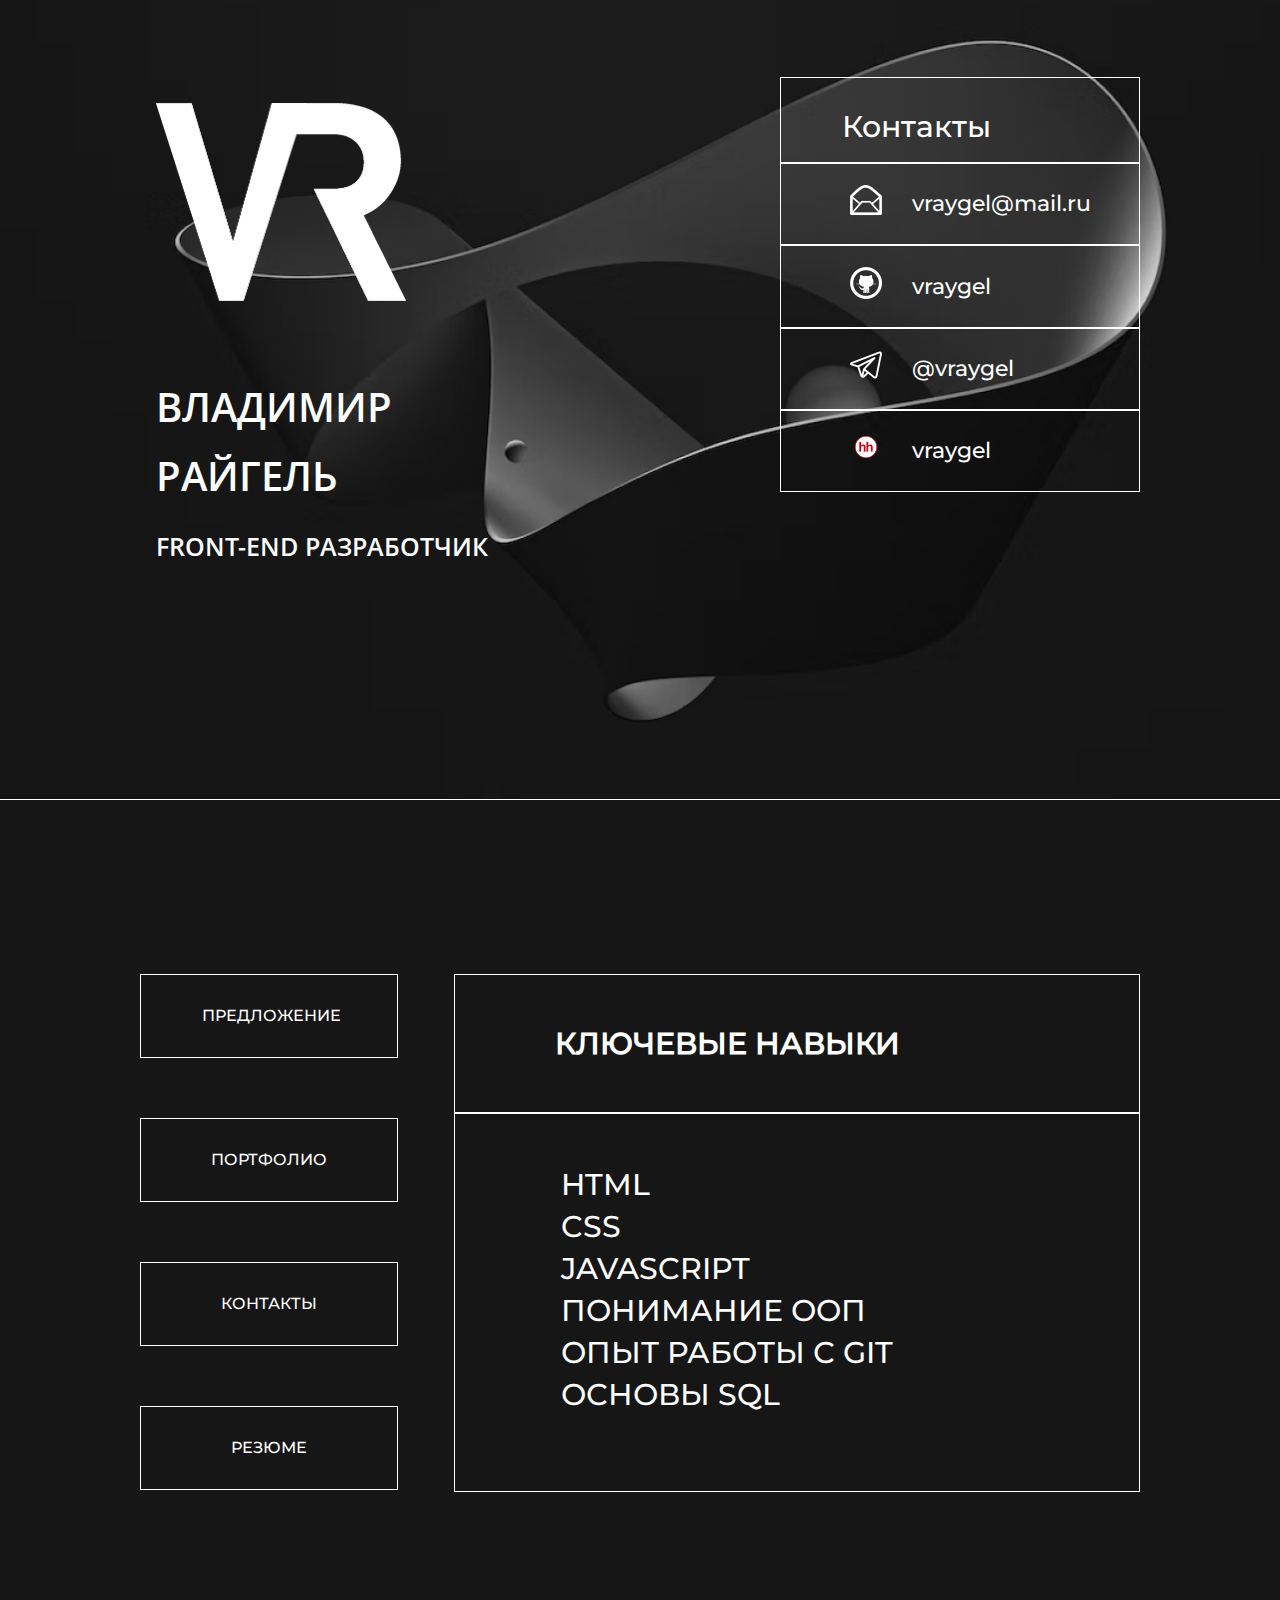
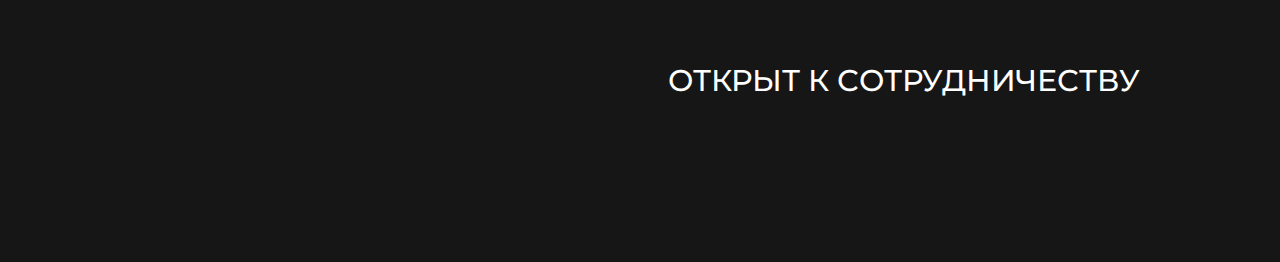
<file: index.html>
<!DOCTYPE html>
<html lang="ru">

<head>
    <meta charset="UTF-8">
    <meta http-equiv="X-UA-Compatible" content="IE=edge">
    <meta name="viewport" content="width=device-width, initial-scale=1.0">
    <link rel="icon" href="./favicon.png" type="image/png">
    <link rel="stylesheet" href="./style.css">
    <link rel="stylesheet" href="./animate.min.css">
    <title>VRaygel.site</title>
</head>

<body class="body red">
    <div class="wrap">
        <header class="header active_block">
            <div class="wrap_logo">
                <div class="logo">
                    <!-- <img class="logo_img" src="/jpg/CA2_6511_cut-photo.ru.jpg" alt="logo"> -->
                    <img class="logo_img" src="/jpg/VR.svg" alt="logo">
                    <div class="logo_h1">
                        <h1>ВЛАДИМИР</h1>
                        <h1>РАЙГЕЛЬ</h1>
                        <h1>FRONT-END разработчик</h1>
                    </div>

                </div>
                <div class="contacts">
                    <div class="contacts_heading">Контакты</div>
                    <div class="contacts_item">
                        <div class="contacts_item_logo">
                            <img class="contacts_item_img" src="/jpg/email-128.png" alt="email">
                        </div>
                        <div class="contacts_item_a">
                            <p>vraygel@mail.ru</p>
                        </div>
                    </div>
                    <div class="contacts_item">
                        <div class="contacts_item_logo">
                            <img class="contacts_item_img" src="/jpg/github-10-128.png" alt="email">
                        </div>
                        <div class="contacts_item_a">
                            <a href="https://github.com/Vraygel">
                                <p>vraygel</p>
                            </a>
                        </div>
                    </div>
                    <div class="contacts_item">
                        <div class="contacts_item_logo">
                            <img class="contacts_item_img" src="/jpg/telegram-2-128.png" alt="email">
                        </div>
                        <div class="contacts_item_a">
                            <p> <a href=" https://t.me/@Inhotebru">@vraygel</a></p>
                        </div>
                    </div>
                    <div class="contacts_item">
                        <div class="contacts_item_logo">
                            <img class="contacts_item_img" src="/jpg/hhru.png" alt="email">
                        </div>
                        <div class="contacts_item_a">
                            <p><a
                                    href="https://ekaterinburg.hh.ru/resume/f002e3d4ff00eb710f0039ed1f706f6f704369">vraygel</a>
                            </p>
                        </div>
                    </div>
                </div>
            </div>
            <nav class="nav nav_header animated">
                <div class="nav_item">
                    <p class="offer_a">Предложение</p>
                    <p class="portfolio_a">Портфолио</p>
                    <!-- <a class="contacts_a" href="">Контакты</a> -->
                    <a href="http://vraygel.site/Райгель%20Владимир%20Александрович.pdf ">Резюме</a>
                </div>
            </nav>
        </header>
        <main class="main">
            <div class="index active_flex">
                <nav>
                    <div class="nav_item active">
                        <p class="offer_a">Предложение</p>
                        <p class="portfolio_a">Портфолио</p>
                        <p class="contacts_a">Контакты</p>
                        <a href="http://vraygel.site/Райгель%20Владимир%20Александрович.pdf">Резюме</a>
                    </div>
                </nav>
                <div class="skills_wrap">
                    <div class="skills_heading">Ключевые навыки</div>
                    <div class="skills_body">
                        <span>HTML</span>
                        <span>CSS</span>
                        <span>JavaScript</span>
                        <!-- <span>GULP</span> -->
                        <span>Понимание ООП</span>
                        <span>Опыт работы с GIT</span>
                        <span>Основы SQL</span>
                        <!-- <span>Основы SQL</span> -->
                    </div>
                </div>
            </div>
            <div class="wrap_content">
                <div class="section">
                    <div class="logo">
                        <img class="logo_img" src="/jpg/VR.svg" alt="logo">
                        <div class="logo_h1">
                            <h1>ВЛАДИМИР</h1>
                            <h1>РАЙГЕЛЬ</h1>
                            <h1>FRONT-END разработчик</h1>
                        </div>



                    </div>
                    <nav class="nav">
                        <div class="nav_item active">
                            <p class="offer_a">Предложение</p>
                            <p class="portfolio_a">Портфолио</p>
                            <p class="contacts_a">Контакты</p>
                            <a href="http://vraygel.site/Райгель%20Владимир%20Александрович.pdf ">Резюме</a>
                            <div class="up">
                                <p>вверх</p>
                            </div>
                        </div>
                    </nav>
                </div>
                <div class="content">

                    <div class="offer">
                        <h1>Предложение</h1>
                        <p>Меня зовут Райгель Владимир. Я закончил курсы "Программист на JavaScript", стек HTML, CSS,
                            JavaScript.
                            Одним из первых получил зачет по диплому. С удовольствием занимаюсь програмированием и
                            изучением новых знаний.
                            Разработка сбывшаяся мечта, потому что лучшая работа - высокооплачиваемое
                            хобби.</p>
                        <p>В данный момент углубляю и совершенствую знания JavaScript. В будущем планирую изучить
                            TypeScript, Vue, Node.js, jQuery.
                            Изучаю книгу Адитья Бхаргава “Грокаем алгоритмы”, в планах также прочитать “Выразительный
                            JavaScript” Марейн Хавербеке.
                            Являюсь подписчиком и смотрю YouTube каналы: Владилена Минина; Фрилансер по жизни; и других авторов
                        </p>
                        <p>Ищу работу FRONT-END разработчика.<br>
                            Формат работы: офис (г. Екатеринбург) или удаленка</p>
                        <p>С резюме можно ознакомиться <a href="./Райгель Владимир Александрович.pdf">здесь</a> или на
                            сайте <a
                                href="https://ekaterinburg.hh.ru/resume/f002e3d4ff00eb710f0039ed1f706f6f704369">HeadHunter</a>
                        </p>
                        <img src="./jpg/diplom2.PNG" alt="">
                        <img src="./jpg/diplom1.PNG" alt="">
                    </div>
                    <div class="contacts contacts_content">
                        <h1>Контакты</h1>
                        <!-- <div class="contacts_heading">Контакты</div> -->
                        <p class="content_p">Я открыт для найма и любых идей сотрудничества.</p>
                        <p>Напишите мне:</p>
                        <div class="contacts_item">
                            <div class="contacts_item_logo">
                                <img class="contacts_item_img" src="/jpg/email-128.png" alt="email">
                            </div>
                            <div class="contacts_item_a">
                                <p>vraygel@mail.ru</p>
                            </div>
                        </div>
                        <div class="contacts_item">
                            <div class="contacts_item_logo">
                                <img class="contacts_item_img" src="/jpg/github-10-128.png" alt="email">
                            </div>
                            <div class="contacts_item_a">
                                <p>Vraygel</p>
                            </div>
                        </div>
                        <div class="contacts_item">
                            <div class="contacts_item_logo">
                                <img class="contacts_item_img" src="/jpg/telegram-2-128.png" alt="email">
                            </div>
                            <div class="contacts_item_a">
                                <a href=" https://t.me/@Inhotebru"><p>@vraygel</p></a>
                            </div>
                        </div>
                        <div class="contacts_item">
                            <div class="contacts_item_logo">
                                <img class="contacts_item_img" src="/jpg/hhru.png" alt="email">
                            </div>
                            <div class="contacts_item_a">
                                <p>Vraygel</p>
                            </div>
                        </div>
                    </div>
                    <div class="portfolio">
                        <h1>Портфолио</h1>
                        <div class="portfolio__item">
                            <h2>Сайт компании</h2>
                            <div class="portfolio__item_wrap">
                                <div class="portfolio__item_content">
                                    <p>Простой сайт компании. На сайте реализована форма, сообщение из которой приходит владельцу в чат Телеграмм.
                                         Адаптивная верстка, позволит просматривать сайт на любом устройстве
                                    </p>
                                </div>
                                <img class="portfolio__item_img" src="./jpg/treeservece.PNG" alt="Игра поймай шарик">
                            </div>
                            <a href="https://supertreeservice.com/" target="_blank"><button
                                    class="moreDetails">Подробнее</button></a>
                        </div>
                        <div class="portfolio__item">
                            <h2>Календарь</h2>
                            <div class="portfolio__item_wrap">
                                <div class="portfolio__item_content">
                                    <p>Представляю Вашему вниманию простой календарь, написанный на JavaScript. Вы
                                        можете вписать нужный год, выбрать месяц или менять в большую или меньшую
                                        строну,
                                        нажимая соответствующие кнопки.
                                    <p>Это Pet-проект, который со временем превратится в полноценный планировщик дел и
                                        событий.</p>
                                    </p>
                                </div>
                                <img class="portfolio__item_img" src="./jpg/kalendar.PNG" alt="Игра поймай шарик">
                            </div>
                            <a href="./kalendar/index.html" target="_blank"><button
                                    class="moreDetails">Подробнее</button></a>
                        </div>
                        <div class="portfolio__item">
                            <h2>Калькулятор px в vw</h2>
                            <div class="portfolio__item_wrap">
                                <div class="portfolio__item_content">
                                    <p>Перед Вами калькулятор для пересчёта размеров px в размеры vw для адаптивной
                                        (резиновой) вёрстки. Это скорее личный помощник, чем
                                        коммерческий проект.
                                    <p>Калькулятор автоматически делает пересчёт размеров в px, в vw для выбранных
                                        размеров экранов (можно выбрать сразу несколько).
                                        В окне "Результат" получается код для медиа запросов выбранных размеров.</p>
                                    </p>
                                </div>
                                <img class="portfolio__item_img" src="./jpg/calc.PNG" alt="Игра поймай шарик">
                            </div>
                            <a href="./px_In_vw/index.html" target="_blank"><button
                                    class="moreDetails">Подробнее</button></a>
                        </div>
                        <div class="portfolio__item">
                            <h2>Игра поймай шарик</h2>
                            <div class="portfolio__item_wrap">
                                <div class="portfolio__item_content">
                                    <p>В данной игре Вам необходимо "поймать" шарик за отведённое время.
                                        Чем больше раз вы кликнете на шарик, тем больше очков вы заработаете.
                                        Шарик появляется в случайном месте, случайного размера и цвета.
                                        Вы можете играть как самостоятельно, так и с друзьями по очереди.
                                    <p>Эта игра предназначена для развития точности и внимательности.
                                        Любители экшн игр могут оттачивать мастерство владения мышкой - скорость и
                                        точность.</p>
                                    </p>
                                </div>
                                <img class="portfolio__item_img" src="./jpg/Game__circle.png" alt="Игра поймай шарик">
                            </div>
                            <a href="./aim-game/index.html" target="_blank"><button
                                    class="moreDetails">Подробнее</button></a>
                        </div>
                        <div class="portfolio__item">
                            <h2>Игра-релакс цветная доска</h2>
                            <div class="portfolio__item_wrap">
                                <div class="portfolio__item_content">
                                    <p>В этой игре Вы можете расслабиться, наблюдая за разноцветными вcполохами
                                        квадратов. Во время движения мыши квадраты загораются разными не повторяющимися
                                        цветами.
                                        Вы наблюдаете всё разнообразие цветовой гаммы в одном месте.
                                    </p>
                                </div>
                                <img class="portfolio__item_img" src="./jpg/board.png" alt="Игра поймай шарик">
                            </div>
                            <a href="./board/index.html" target="_blank"><button
                                    class="moreDetails">Подробнее</button></a>
                        </div>
                        <div class="portfolio__item">
                            <h2>Вертикальный слайдер</h2>
                            <div class="portfolio__item_wrap">
                                <div class="portfolio__item_content">
                                    <p>В представленном слайдере изображения двигаются вертикально, навстречу друг
                                        другу.
                                        В левой части короткое описание того, что Вы видите справа.
                                    </p>
                                </div>
                                <img class="portfolio__item_img" src="./jpg/slider_1.png" alt="Игра поймай шарик">
                            </div>
                            <a href="./slider/index.html" target="_blank"><button
                                    class="moreDetails">Подробнее</button></a>
                        </div>
                        <div class="portfolio__item">
                            <h2>Слайдер-аккордеон</h2>
                            <div class="portfolio__item_wrap">
                                <div class="portfolio__item_content">
                                    <p>В данном слайдере при клике на элемент, происходит увеличение его ширины, что
                                        позволяет
                                        увидеть картинку в полном размере. Размер предыдущего элемента уменьшается до
                                        минимально
                                        возможного.
                                    </p>
                                </div>
                                <img class="portfolio__item_img" src="./jpg/slider_2.png" alt="Игра поймай шарик">
                            </div>
                            <a href="./accordion/index.html" target="_blank"><button
                                    class="moreDetails">Подробнее</button></a>
                        </div>
                        <!-- <div class="portfolio__item">
                            <h2>Drag'n'Drop</h2>
                            <div class="portfolio__item_wrap">
                                <div class="portfolio__item_content">
                                    <p>В этой работе вы увидите элементы Drag'n'Drop. <br>
                                        Это "заготовка", которую можно использовать при разработке различных проектов,
                                        таких как: игры, интернет-магазин, загрузка файлов на сайт и др.
                                    </p>
                                </div>
                                <img class="portfolio__item_img" src="./jpg/drags.png" alt="Игра поймай шарик">
                            </div>
                            <a href="./drag-n-drop/index.html" target="_blank"><button
                                    class="moreDetails">Подробнее</button></a>
                        </div> -->
                        <div class="portfolio__item">
                            <h2>Адаптивная верстка</h2>
                            <div class="portfolio__item_wrap">
                                <div class="portfolio__item_content">
                                    <p>В данной работе представлен макет сайта, свёрстаный в рамках учебной практики
                                        при прохождении курса по изучению JavaScript. Сайт "резиновый" и удобен для
                                        просмотра
                                        на любом устройстве.
                                    </p>
                                </div>
                                <img class="portfolio__item_img" src="./jpg/site_scool.png" alt="Игра поймай шарик">
                            </div>
                            <a href="./site/index.html" target="_blank"><button
                                    class="moreDetails">Подробнее</button></a>
                        </div>
                    </div>
                </div>
            </div>

        </main>
        <footer>
            <div class="offer_item">
                <a href="#">открыт к сотрудничеству</a>
            </div>
            <div class="author"></div>
        </footer>
    </div>
    </table>
    </div>
    </main>
    <script src="./script.js"></script>
</body>

</html>
</file>
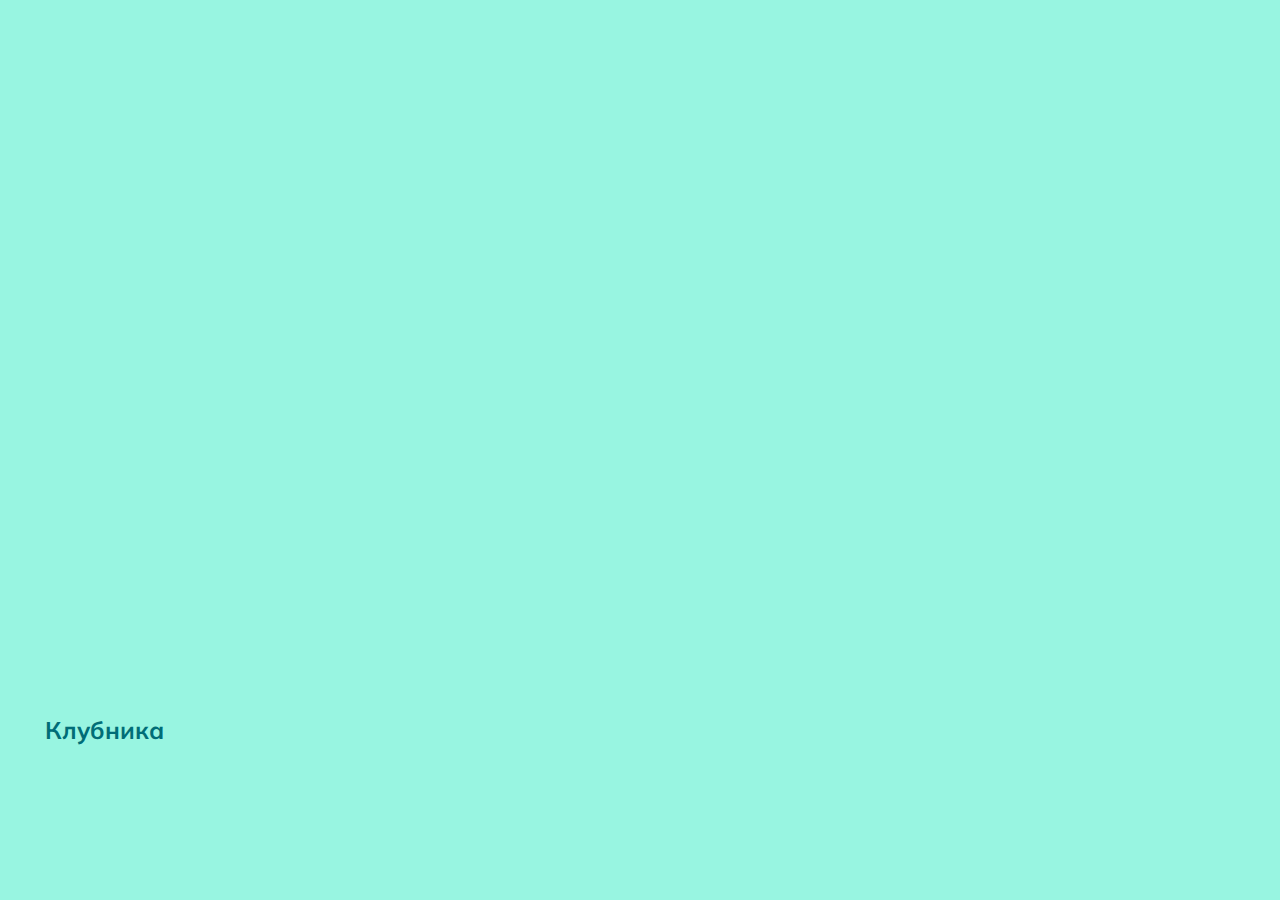
<file: accordion/index.html>
<!DOCTYPE html>
<html lang="en">
<head>
  <meta charset="UTF-8" />
  <meta name="viewport" content="width=device-width, initial-scale=1.0" />
  <link rel="stylesheet" href="styles.css" />
  <title>Карточки | Проект 1</title>
</head>
<body>
<div class="container">
  <div
      class="slide"
      style="background-image: url('https://images.unsplash.com/photo-1601004890684-d8cbf643f5f2?ixlib=rb-1.2.1&ixid=MnwxMjA3fDB8MHxwaG90by1wYWdlfHx8fGVufDB8fHx8&auto=format&fit=crop&w=715&q=80');"
  >
    <h3>Клубника</h3>
  </div>
  <div
      class="slide"
      style="
          background-image: url('https://images.unsplash.com/photo-1550258987-190a2d41a8ba?ixlib=rb-1.2.1&ixid=MnwxMjA3fDB8MHxwaG90by1wYWdlfHx8fGVufDB8fHx8&auto=format&fit=crop&w=687&q=80');
        "
  >
    <h3>Ананас</h3>
  </div>
  <div
      class="slide"
      style="
          background-image: url('https://images.unsplash.com/photo-1557800636-894a64c1696f?ixlib=rb-1.2.1&ixid=MnwxMjA3fDB8MHxwaG90by1wYWdlfHx8fGVufDB8fHx8&auto=format&fit=crop&w=765&q=80');
        "
  >
    <h3>Апельсин</h3>
  </div>
  <div
      class="slide"
      style="
          background-image: url('https://images.unsplash.com/photo-1528825871115-3581a5387919?ixlib=rb-1.2.1&ixid=MnwxMjA3fDB8MHxwaG90by1wYWdlfHx8fGVufDB8fHx8&auto=format&fit=crop&w=715&q=80');
        "
  >
    <h3>Банан</h3>
  </div>
  <div
      class="slide"
      style="
          background-image: url('https://images.unsplash.com/photo-1600423115367-87ea7661688f?ixlib=rb-1.2.1&ixid=MnwxMjA3fDB8MHxwaG90by1wYWdlfHx8fGVufDB8fHx8&auto=format&fit=crop&w=735&q=80');
        "
  >
    <h3>Яблоко</h3>
  </div>
</div>


<script src="app.js" ></script>
</body>
</html>
</file>
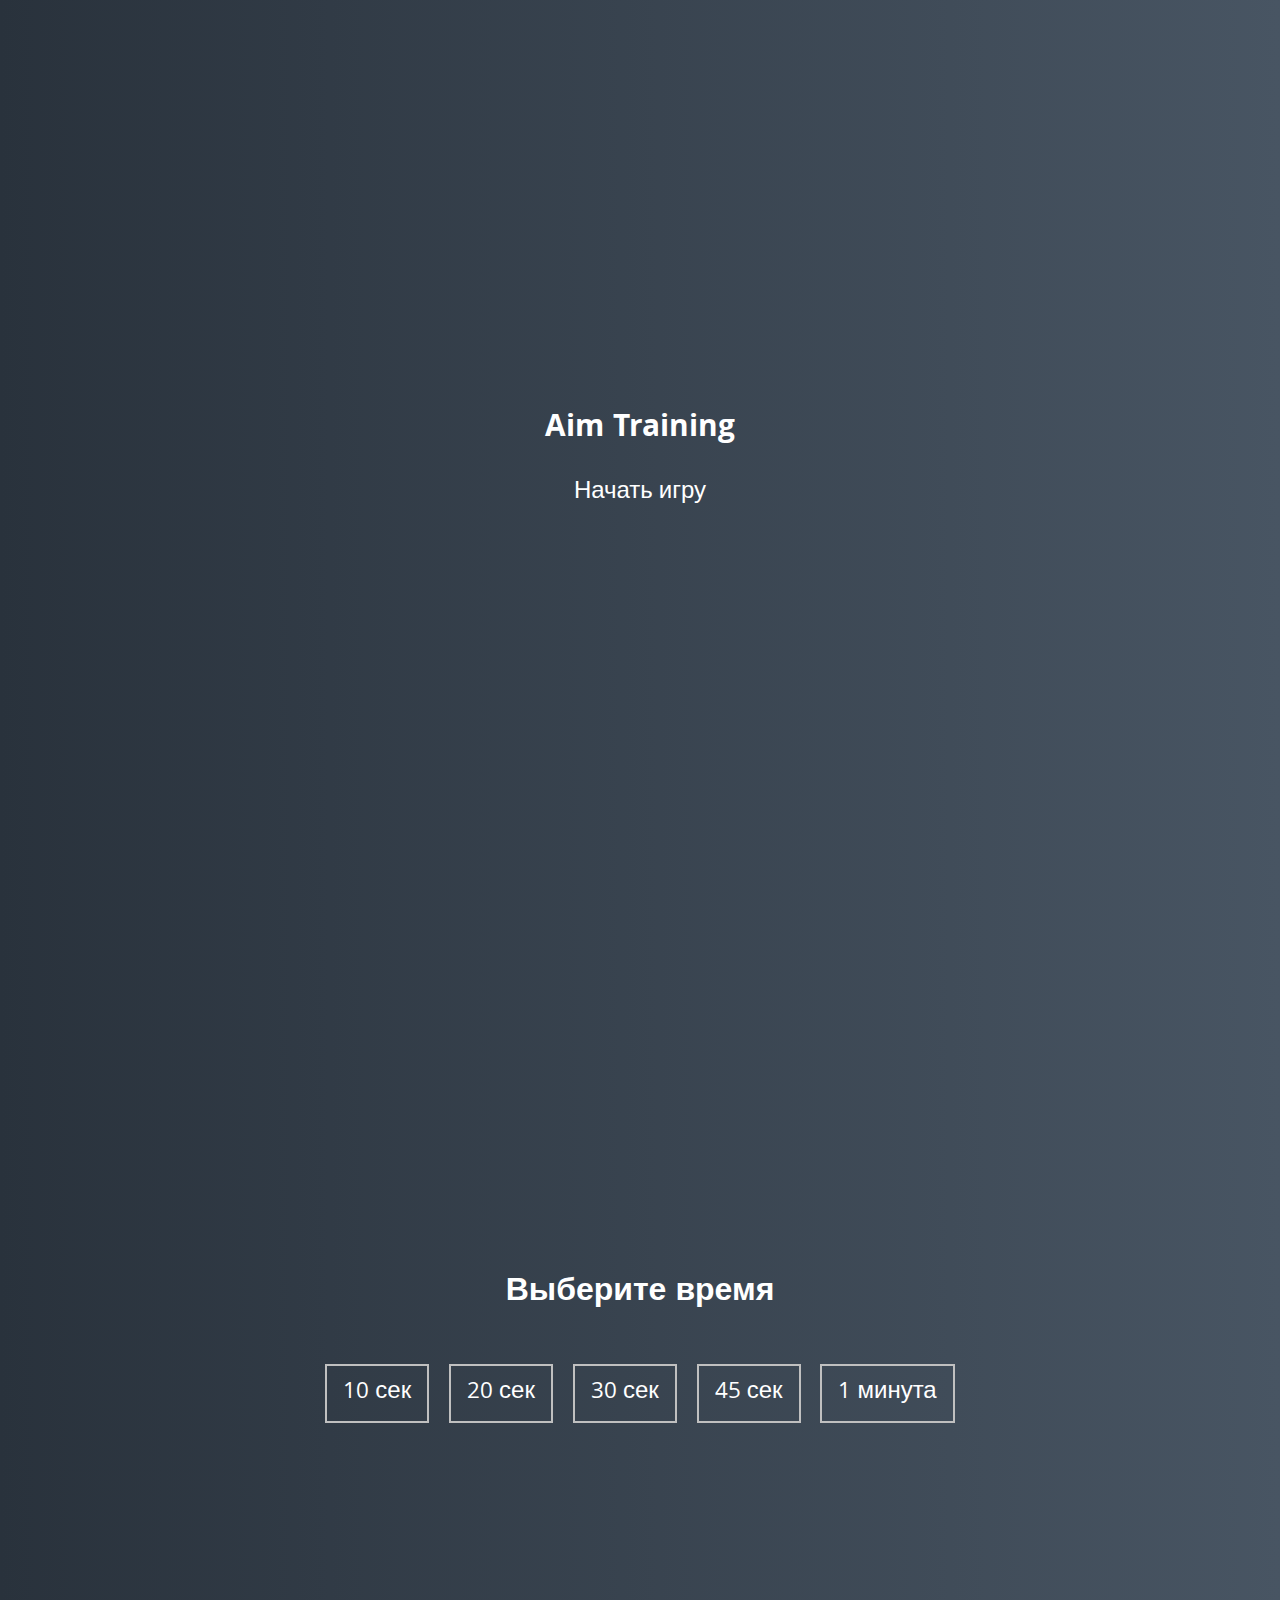
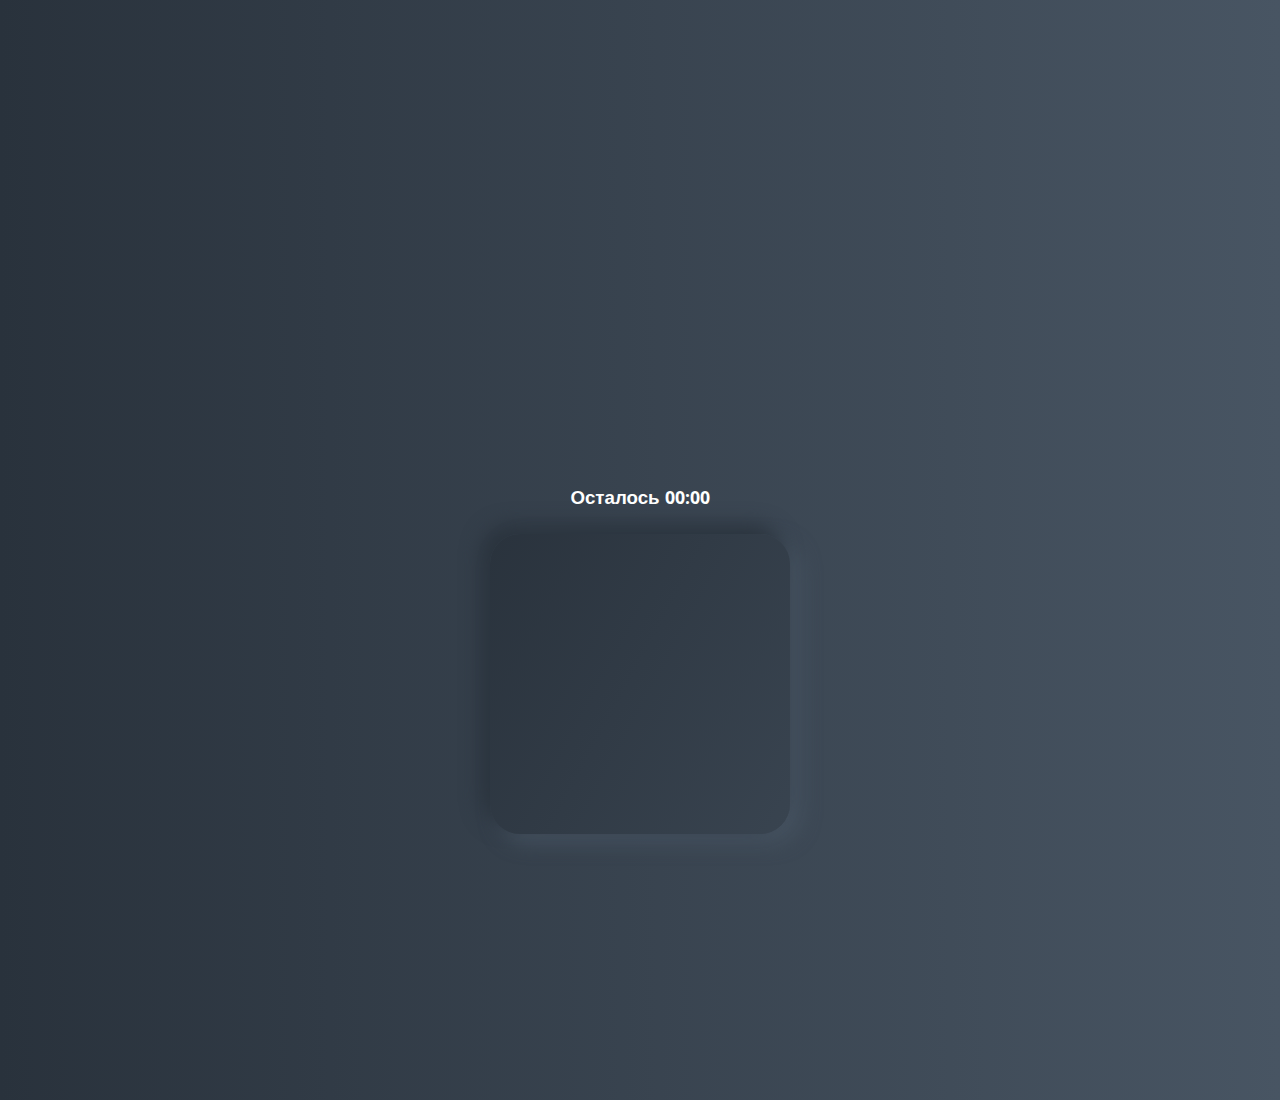
<file: aim-game/index.html>
<!DOCTYPE html>
<html lang="en">
  <head>
    <meta charset="UTF-8" />
    <meta name="viewport" content="width=device-width, initial-scale=1.0" />
    <link rel="stylesheet" href="styles.css" />
    <title>Aim Training</title>
  </head>
  <body>
    <div class="screen">
      <h1>Aim Training</h1>
      <a href="#" class="start" id="start">Начать игру</a>
    </div>

    <div class="screen">
      <h1>Выберите время</h1>
      <ul class="time-list" id="time-list">
        <li>
          <button class="time-btn" data-time="10">
            10 сек
          </button>
        </li>
        <li>
          <button class="time-btn" data-time="20">
            20 сек
          </button>
        </li>
        <li>
          <button class="time-btn" data-time="30">
            30 сек
          </button>
        </li>
        <li>
          <button class="time-btn" data-time="45">
            45 сек
          </button>
        </li>
        <li>
          <button class="time-btn" data-time="60">
            1 минута
          </button>
        </li>
      </ul>
    </div>

    <div class="screen">
      <h3>Осталось <span id="time">00:00</span></h3>
      <div class="board" id="board"></div>
    </div>
    <script src="app.js"></script>
  </body>
</html>
</file>
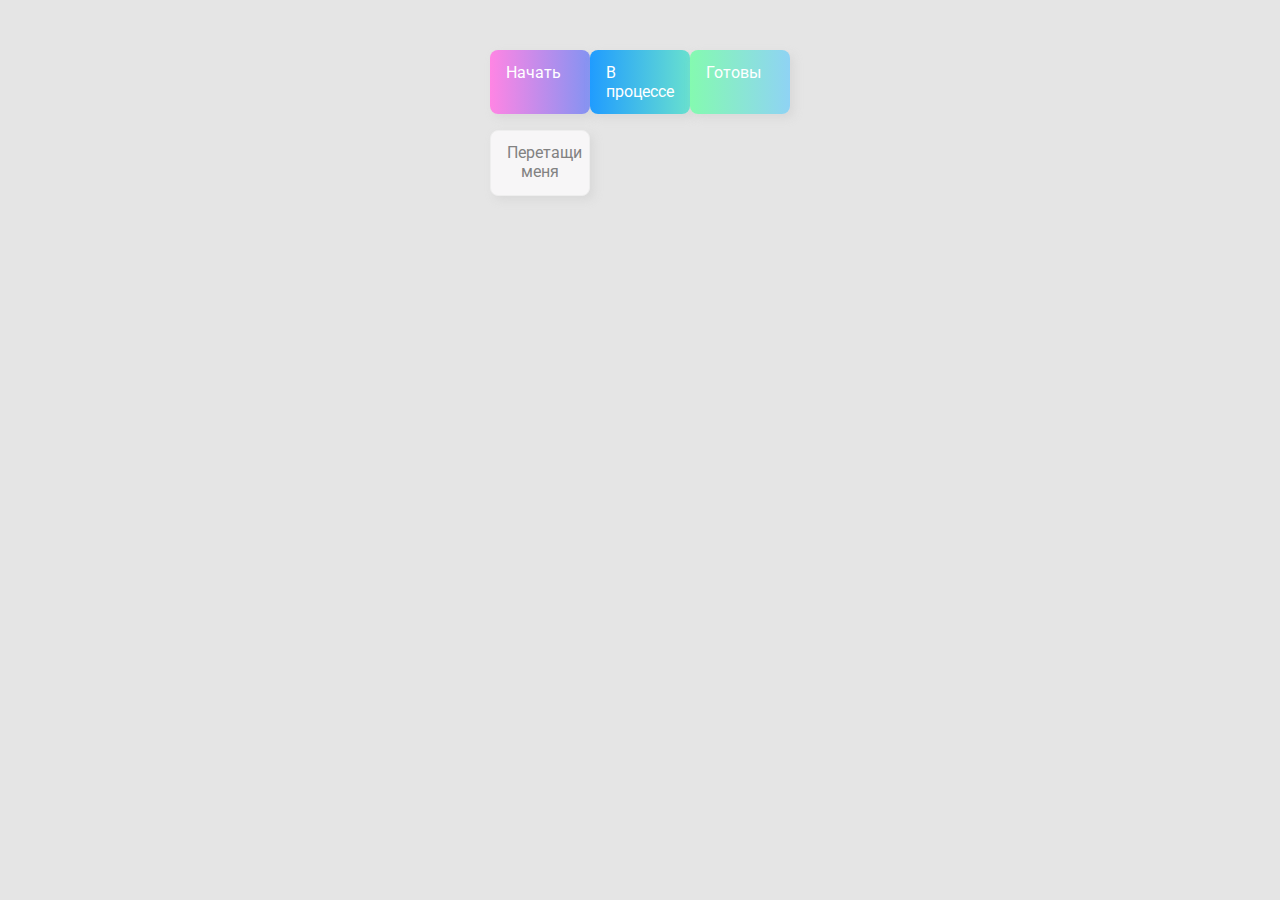
<file: drag-n-drop/index.html>
<!DOCTYPE html>
<html lang="en">
  <head>
    <meta charset="UTF-8" />
    <meta name="viewport" content="width=device-width, initial-scale=1.0" />
    <link rel="stylesheet" href="styles.css" />
    <title>Drag & Drop | Проект 2</title>
  </head>
  <body>
    <div>
      <div class="row">
          <div class="col-header start">Начать</div>
          <div class="col-header progress">В процессе</div>
          <div class="col-header done">Готовы</div>
      </div>

      <div class="row">
        
        <div class="placeholder">
          
          <div class="item" draggable="true">Перетащи меня</div>
          
        </div>
        <div class="placeholder">
          
        </div>
        <div class="placeholder">
          
        </div>
      </div>
      
    </div>
    <script src="app.js"></script>
  </body>
</html>
</file>
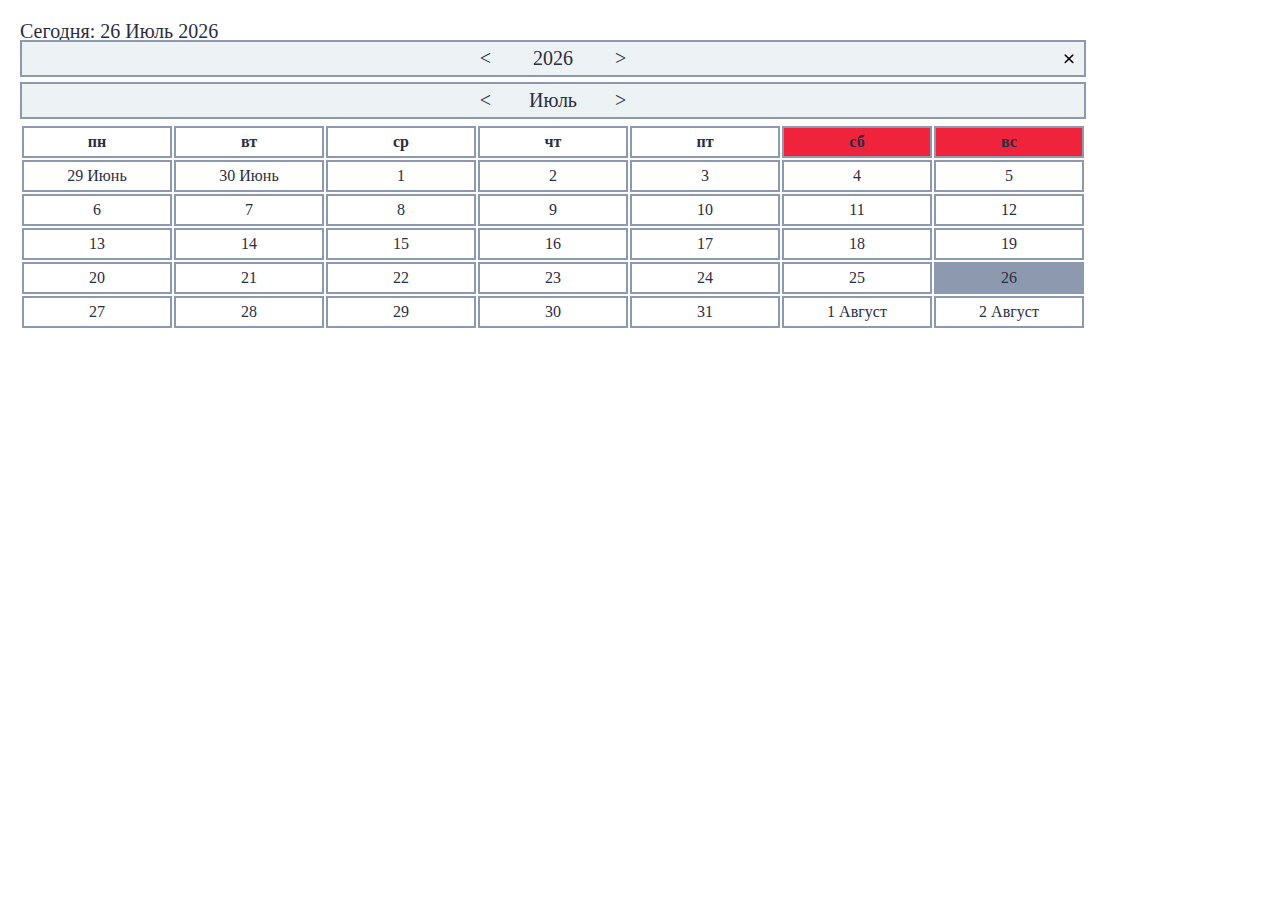
<file: kalendar/index.html>
<!DOCTYPE html>
<html lang="en">

<head>
    <meta charset="UTF-8">
    <meta http-equiv="X-UA-Compatible" content="IE=edge">
    <meta name="viewport" content="width=device-width, initial-scale=1.0">
    <link rel="stylesheet" href="style.css">
    <title>Календарь</title>
</head>

<body>
    <div class="calendar_none">

    </div>
    <div class="calendar_wrap active">
        <div class="years_wrap">
            <div class="previous">
                < </div>
                    <div class="year"></div>
                    <div class="next"> > </div>
                    <input class="input_year" type="text" name="" id="">
                    <img class="close" src="./png/close.png" alt="close">
            </div>

            <div class="months_wrap">
                <div class="previous">
                    < </div>
                        <div class="month"></div>
                        <div class="next"> > </div>
                        <div class="textarea_month">
                            <p>Январь</p>
                            <p>Февраль</p>
                            <p>Март</p>
                            <p>Апрель</p>
                            <p>Май</p>
                            <p>Июнь</p>
                            <p>Июль</p>
                            <p>Август</p>
                            <p>Сентябрь</p>
                            <p>Октябрь</p>
                            <p>Ноябрь</p>
                            <p>Декабрь</p>
                        </div>
                </div>
                <div class="dates">
                    <table class="dates_table">
                        <thead>
                            <tr class="sdfsd">
                                <th colspan='2'>пн</th>
                                <th colspan='2'>вт</th>
                                <th colspan='2'>ср</th>
                                <th colspan='2'>чт</th>
                                <th colspan='2'>пт</th>
                                <th colspan='2' class="redP">сб</th>
                                <th colspan='2' class="redP">вс</th>
                            </tr>
                        </thead>
                        <tbody class="table_body">
                        </tbody>
                    </table>
                </div>
            </div>

            <script src="index.js"></script>
</body>

</html>
</file>
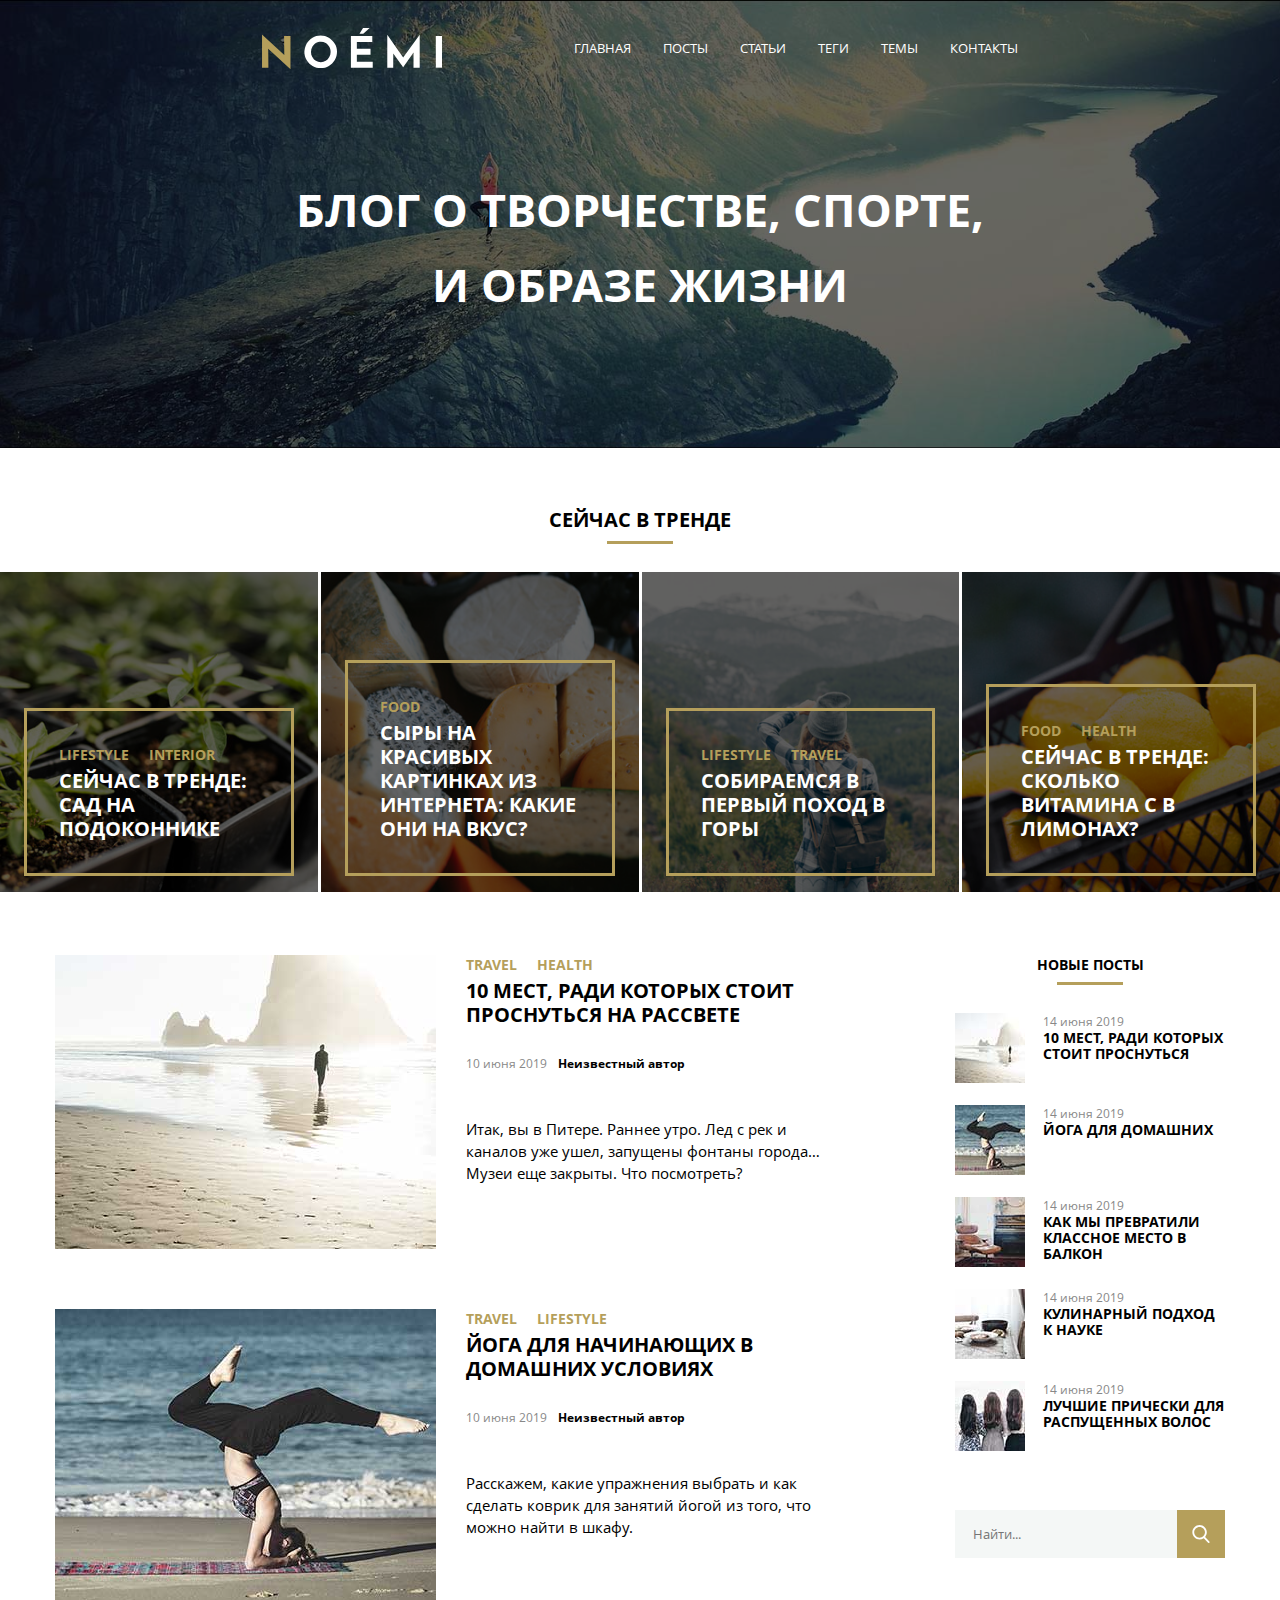
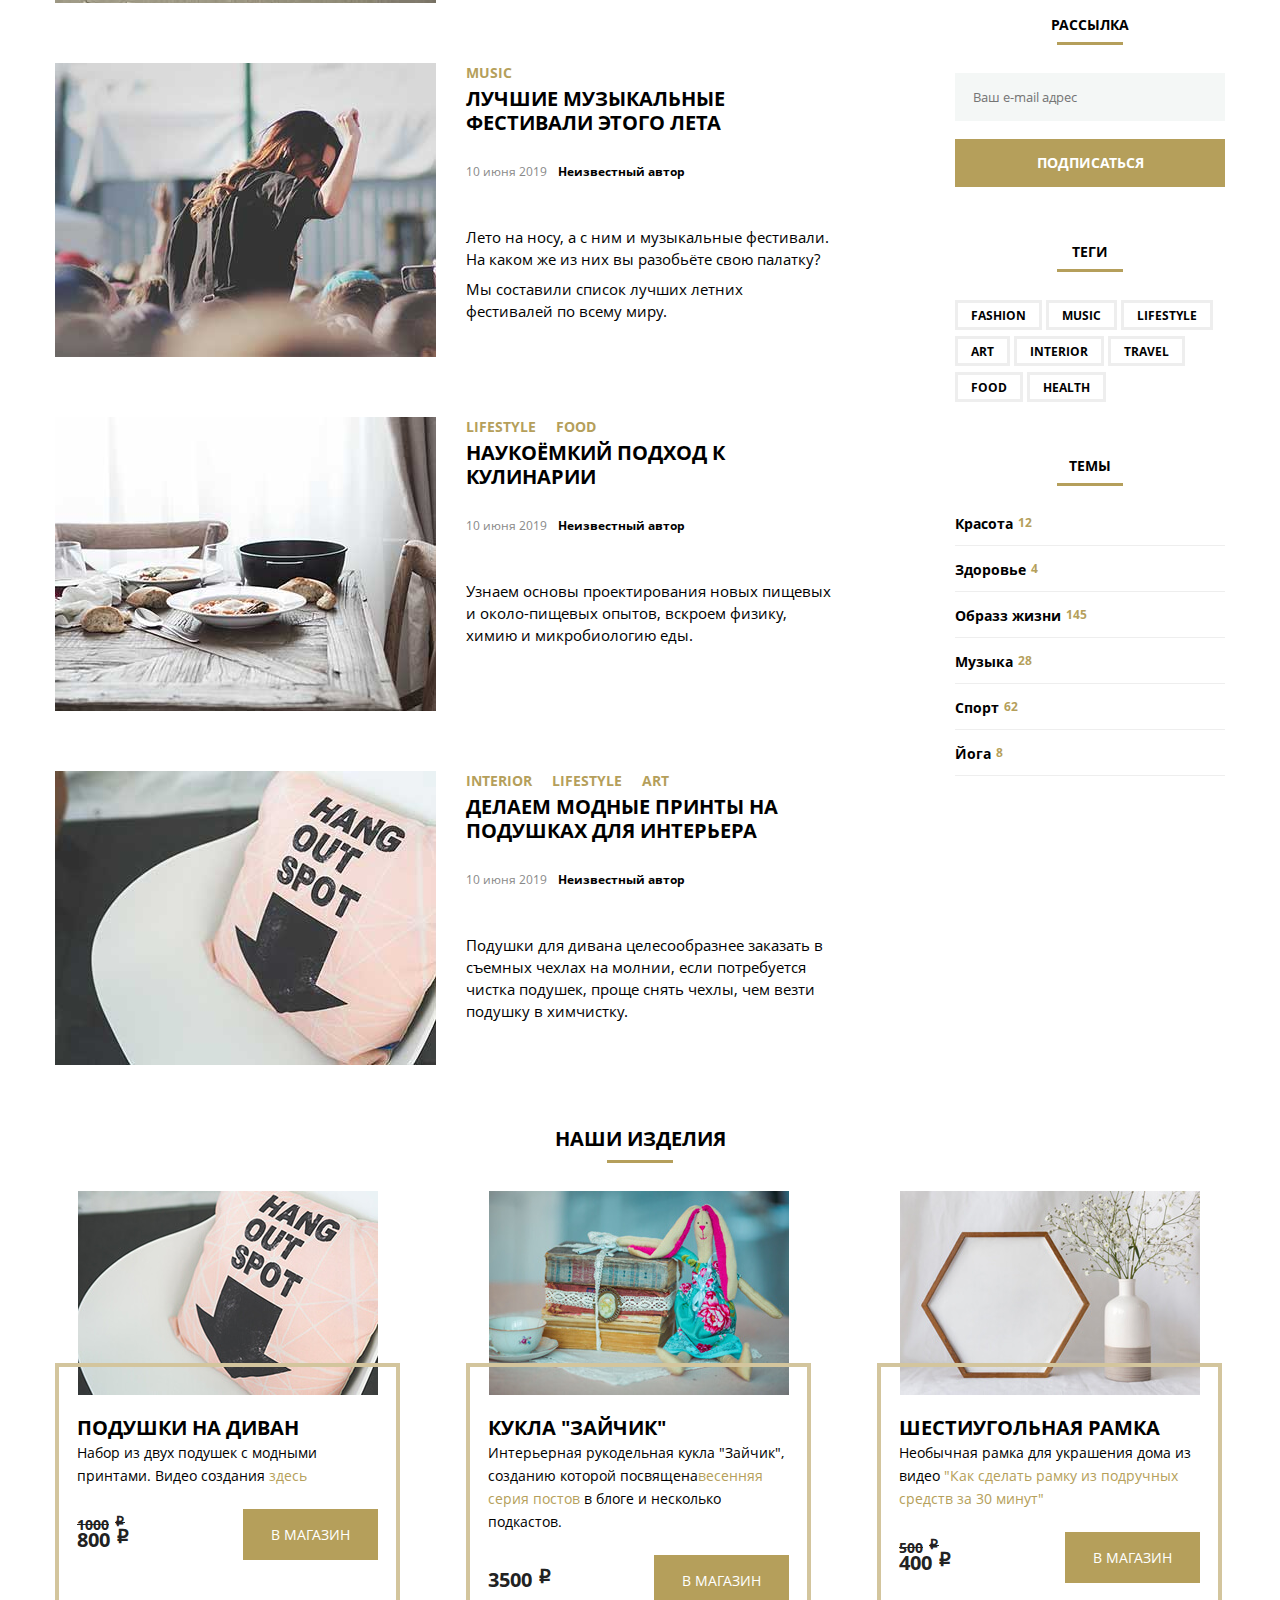
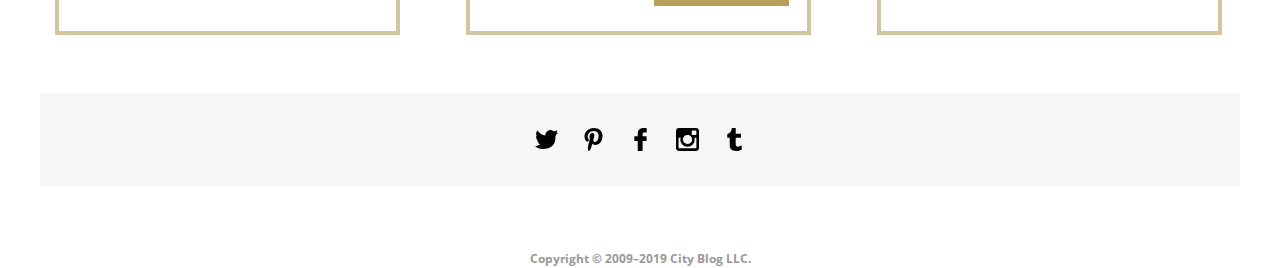
<file: site/index.html>
<!DOCTYPE html>
<html lang="ru">

<head>
  <meta charset="UTF-8">
  <meta name="viewport" content="width=device-width, initial-scale=1.0">

  <title>Document</title>
  <link rel="stylesheet" href="css/style.css">
 
</head>

<body>

  <header class="header">
    <div class="logo_menu">
      <div class="menu">

        <img class="menu_bar_icon" src="img/menu-bar-icon.png" alt="">
        <ul class="nav_list">
          <li class="nav_list_item"><a class="nav-link" href="#0">Главная</a></li>
          <li class="nav_list_item"><a class="nav-link" href="#0">Посты</a></li>
          <li class="nav_list_item"><a class="nav-link" href="#0">Статьи</a></li>
          <li class="nav_list_item"><a class="nav-link" href="#0">Теги</a></li>
          <li class="nav_list_item"><a class="nav-link" href="#0">Темы</a></li>
          <li class="nav_list_item"><a class="nav-link" href="#0">Контакты</a></li>
        </ul>
      </div>
      <div class="div_logo">
        <img class="img_logo" src="svg/noemi-logo.svg" alt="">
      </div>
    </div>
    <h1>блог о творчестве, спорте, и образе жизни</h1>

  </header>

  <aside class="aside_trend">
    <h2 class="title_h2_1 border31"><a href="#">сейчас в тренде</a></h2>
    <div class="aside_trend_containers border12">
      <div class="aside_trend_container">
        <img class="img_trend" src="img/trend1.jpg" alt="В тренде 1">
        <div class="div_fon_trend"></div>
        <div class="div_contents_trend">

          <div class="div_content_trend">

            <div class="tegi tegi_trend">

              <ul class="tegi_list tegi_list_trend">
                <li class="tegi_list_item tegi_list_item_trend"><a href="#0">lifestyle</a></li>
                <li class="tegi_list_item tegi_list_item_trend"><a href="#0">interior</a></li>
              </ul>
            </div>
            <h3 class="title_h3">сейчас в тренде: сад на подоконнике</h3>
          
          </div>
        </div>
      </div>

      <div class="aside_trend_container">

        <img class="img_trend" src="img/trend2.jpg" alt="В тренде 1">
        <div class="div_fon_trend"></div>
        <div class="div_contents_trend">

          <div class="div_content_trend">
            <div class="tegi tegi_trend">

              <ul class="tegi_list tegi_list_trend">
                <li class="tegi_list_item tegi_list_item_trend"><a href="#0">food</a></li>

              </ul>
            </div>
            <h3 class="title_h3">сыры на красивых картинках из интернета: какие они на вкус?</h3>

          </div>
        </div>
      </div>

      <div class="aside_trend_container">

        <img class="img_trend" src="img/trend3.jpg" alt="В тренде 1">
        <div class="div_fon_trend"></div>
        <div class="div_contents_trend">

          <div class="div_content_trend">
            <div class="tegi tegi_trend">

              <ul class="tegi_list tegi_list_trend">
                <li class="tegi_list_item tegi_list_item_trend"><a href="#0">lifestyle</a></li>
                <li class="tegi_list_item tegi_list_item_trend"><a href="#0">Travel</a></li>
              </ul>
            </div>
            <h3 class="title_h3">собираемся в первый поход в горы</h3>

          </div>
        </div>
      </div>

      <div class="aside_trend_container">

        <img class="img_trend" src="img/trend4.jpg" alt="В тренде 1">
        <div class="div_fon_trend"></div>
        <div class="div_contents_trend">

          <div class="div_content_trend">
            <div class="tegi tegi_trend">

              <ul class="tegi_list tegi_list_trend">
                <li class="tegi_list_item tegi_list_item_trend"><a href="#0">Food</a></li>
                <li class="tegi_list_item tegi_list_item_trend"><a href="#0">Health</a></li>
              </ul>
            </div>
            <h3 class="title_h3">сейчас в тренде: сколько витамина с в лимонах?</h3>

          </div>
        </div>
      </div>

    </div>

  </aside>

  <div class="container">

    <main class="content">
      <article class="article">
        <img class="img_article" src="img/last-post1.jpg" alt="Новость1">
        <div class="article_content">
          <div class="tegi">
            <ul class="tegi_list">
              <li class="tegi_list_item"><a href="#0">Travel</a></li>
              <li class="tegi_list_item"><a href="#0">Health</a></li>
            </ul>
          </div>
          <div class="title_container">
            <h3 class="title_h3"><a href="#0">10 мест, ради которых стоит проснуться на рассвете</a></h3>
          </div>
          <div class="time_avtor">
            <time class="time">10 июня 2019</time>
            <div class="avtor">
              <a href="#0">
                Неизвестный автор
              </a>
            </div>
          </div>
          <p>
            Итак, вы в Питере. Раннее утро. Лед с рек и каналов уже ушел, запущены фонтаны города… Музеи еще закрыты. Что посмотреть?
          </p>
        </div>
      </article>
      <article class="article">
        <img class="img_article" src="img/last-post2.jpg" alt="Новость2">
        <div class="article_content">
          <div class="tegi">
            <ul class="tegi_list">
              <li class="tegi_list_item"><a href="#0">Travel</a></li>
              <li class="tegi_list_item"><a href="#0">Lifestyle</a></li>
            </ul>
          </div>
          <div class="title_container">
            <h3 class="title_h3"><a href="#0">Йога для начинающих в домашних условиях</a></h3>
          </div>
          <div class="time_avtor">
            <time class="time">10 июня 2019</time>
            <div class="avtor">
              <a href="#0">
                Неизвестный автор
              </a>
            </div>
          </div>
          <p>Расскажем, какие упражнения выбрать и как сделать коврик для занятий йогой из того, что можно найти в шкафу.</p>
        </div>
      </article>
      <article class="article">
        <img class="img_article" src="img/last-post3.jpg" alt="Новость3">
        <div class="article_content">
          <div class="tegi">
            <ul class="tegi_list">
              <li class="tegi_list_item"><a href="#0">Music</a></li>
            </ul>
          </div>
          <div class="title_container">
            <h3 class="title_h3"><a href="#0">Лучшие музыкальные фестивали этого лета</a></h3>
          </div>
          <div class="time_avtor">
            <time class="time">10 июня 2019</time>
            <div class="avtor">
              <a href="#0">
                Неизвестный автор
              </a>
            </div>
          </div>
          <p>Лето на носу, а с ним и музыкальные фестивали. На каком же из них вы разобьёте свою палатку? </p>
          <p class="article_content_p">Мы составили список лучших летних фестивалей по всему миру.</p>
        </div>
      </article>
      <article class="article">
        <img class="img_article" src="img/last-post4.jpg" alt="Новость4">
        <div class="article_content">
          <div class="tegi">
            <ul class="tegi_list">
              <li class="tegi_list_item"><a href="#0">LifeStyle</a></li>
              <li class="tegi_list_item"><a href="#0">Food</a></li>
            </ul>
          </div>
          <div class="title_container">
            <h3 class="title_h3"><a href="#0">Наукоёмкий подход к кулинарии</a></h3>
          </div>
          <div class="time_avtor">
            <time class="time">10 июня 2019</time>
            <div class="avtor">
              <a href="#0">
                Неизвестный автор
              </a>
            </div>
          </div>
          <p>Узнаем основы проектирования новых пищевых и около-пищевых опытов, вскроем физику, химию и микробиологию еды.</p>
        </div>
      </article>
      <article class="article">
        <img class="img_article" src="img/last-post5.jpg" alt="Новость5">
        <div class="article_content">
          <div class="tegi">
            <ul class="tegi_list">
              <li class="tegi_list_item"><a href="#0">Interior</a></li>
              <li class="tegi_list_item"><a href="#0">Lifestyle</a></li>
              <li class="tegi_list_item"><a href="#0">Art</a></li>
            </ul>
          </div>
          <div class="title_container">
            <h3 class="title_h3"><a href="#0"> делаем модные принты на подушках для интерьера</a></h3>
          </div>
          <div class="time_avtor">
            <time class="time">10 июня 2019</time>
            <div class="avtor">
              <a href="#0">
                Неизвестный автор
              </a>
            </div>
          </div>
          <p>Подушки для дивана целесообразнее заказать в съемных чехлах на молнии, если потребуется чистка подушек, проще снять чехлы, чем везти подушку в химчистку.</p>
        </div>
      </article>

    </main>

    <aside class="sidebar">

      <section class="section_news">
        <h2 class="title_h2_1 title_h2"><a href="#">новые посты</a></h2>
        <div class="container_news">
          <img src="img/2.jpg" alt="Новость1">
          <box class="box_news">
            <time class="time">14 июня 2019</time>
            <h3 class="title_news"><a href="#">10 мест, ради которых стоит проснуться</a></h3>
          </box>
        </div>
        <div class="container_news">
          <img src="img/151.jpg" alt="Новость2">
          <box class="box_news">
            <time class="time">14 июня 2019</time>
            <h3 class="title_news"><a href="#">Йога для домашних</a></h3>
          </box>
        </div>
        <div class="container_news">
          <img src="img/45.jpg" alt="Новость3">
          <box class="box_news">
            <time class="time">14 июня 2019</time>
            <h3 class="title_news"><a href="#">Как мы превратили классное место в балкон</a></h3>
          </box>
        </div>
        <div class="container_news">
          <img src="img/501.jpg" alt="Новость4">
          <box class="box_news">
            <time class="time">14 июня 2019</time>
            <h3 class="title_news"><a href="#">Кулинарный подход к науке</a></h3>
          </box>
        </div>
        <div class="container_news">
          <img src="img/7.jpg" alt="Новость5">
          <box class="box_news">
            <time class="time">14 июня 2019</time>
            <h3 class="title_news"><a href="#">Лучшие прически для распущенных волос</a></h3>
          </box>
        </div>
      </section>

      <section class="section_search">
        <form class="form_search" action="">
          <div class="div_search">
            <label class="label_search">
              <input class="input_search" type="search" placeholder="Найти..." required>
              <span class="span_search">
                поле поиска по сайту
              </span>
            </label>
            <button class="button_search" type="submit"></button>
            <span class="span_search">
              Кнопка поиска по сайту
            </span>
          </div>
        </form>
      </section>

      <section class="section_rassilka">
        <h2 class="title_h2_1 title_h2"><a href="#0">Рассылка</a></h2>
        <form class="form_rassilka" action="">
          <label class="label_rassilka">
            <input class="input_rassilka" type="email" placeholder="Ваш e-mail адрес" required>
            <span class="span_rassilka">
              поле поиска по сайту
            </span>
          </label>
          <button class="button_rassilka" type="submit">Подписаться</button>
          <span class="span_rassilka">
            Кнопка поиска по сайту
          </span>
        </form>
      </section>

      <section class="section_tegi">
        <h2 class="title_h2_1 title_h2"><a href="#0">Теги</a></h2>

        <ul class="section_tegi_list">
          <li class="section_tegi_item"><a href="#0">Fashion</a></li>
          <li class="section_tegi_item"><a href="#0">Music</a></li>
          <li class="section_tegi_item"><a href="#0">LifeStyle</a></li>
          <li class="section_tegi_item"><a href="#0">Art</a></li>
          <li class="section_tegi_item"><a href="#0">Interior</a></li>
          <li class="section_tegi_item"><a href="#0">Travel</a></li>
          <li class="section_tegi_item"><a href="#0">Food</a></li>
          <li class="section_tegi_item"><a href="#0">Health</a></li>

        </ul>

      </section>

      <section class="section_temi">
        <h2 class="title_h2_1 title_h2"><a href="#0">Темы</a></h2>
        <ul class="ul_temi">
          <li class="li_temi">
            <div class="div_name"><a href="#0">Красота</a></div>
            <div class="div_number">12</div>
          </li>
          <li class="li_temi">
            <div class="div_name"><a href="#0">Здоровье</a></div>
            <div class="div_number">4</div>
          </li>
          <li class="li_temi">
            <div class="div_name"><a href="#0">Образз жизни</a></div>
            <div class="div_number">145</div>
          </li>
          <li class="li_temi">
            <div class="div_name"><a href="#0">Музыка</a></div>
            <div class="div_number">28</div>
          </li>
          <li class="li_temi">
            <div class="div_name"><a href="#0">Спорт</a></div>
            <div class="div_number">62</div>
          </li>
          <li class="li_temi">
            <div class="div_name"><a href="#0">Йога</a></div>
            <div class="div_number">8</div>
          </li>
        </ul>
      </section>

    </aside>

  </div>

  <aside class="aside_shop">

    <h2 class="title_h2_1"><a href="#">наши изделия</a></h2>
    <div class="shop_container">

      <div class="shop_product">

        <picture class="product_img">
          <source srcset="img/shop-item-desk1.jpg" media="(min-width: 1200px)">
          <source srcset="img/shop-item-tablet1.jpg" media="(min-width: 640px) and (max-width: 1200px)">
          <source sizes="(max-width: 640px) 78.889vw" srcset="img/shop-item-mobile1.jpg" media="(max-width: 640px)">
          <img src="img/shop-item-desk1.jpg" alt="Превью товара">
        </picture>

        <div class="product_content_container">

          <div class="product_content">

            <h2 class="title_h3_1 product_title">подушки на диван</h2>

            <p class="product_p">Набор из двух подушек с модными принтами. Видео создания <a href="#">здесь</a></p>
            <footer class="product_footer">

              <div class="product_prices">
                <span class="product_price product_price_old">
                  <span class="product_price-value">1000</span>
                  <span class="product_rub">i</span>
                </span>
                <span class="product_price">
                  <span class="product_price-value">800</span>
                  <span class="product_rub">i</span>
                </span>
              </div>
              <button class="product_button" type="button">В магазин</button>
            </footer>
          </div>
        </div>
      </div>

      <div class="shop_product">


        <picture class="product_img">
          <source srcset="img/shop-item-desk2.jpg" media="(min-width: 1200px)">
          <source srcset="img/shop-item-tablet2.jpg" media="(min-width: 640px) and (max-width: 1200px)">
          <source srcset="img/shop-item-mobile2.jpg" media="(max-width: 640px)">
          <img src="img/shop-item-desk1.jpg" alt="Превью товара">
        </picture>



        <div class="product_content_container">

          <div class="product_content">

            <h2 class="title_h3_1 product_title">Кукла "зайчик"</h2>

            <p class="product_p">Интерьерная рукодельная кукла "Зайчик", созданию которой посвящена<a href="#">весенняя серия постов</a> в блоге и несколько подкастов.</p>
            <footer class="product_footer">

              <div class="product_prices">

                <span class="product_price">
                  <span class="product_price-value">3500</span>
                  <span class="product_rub">i</span>
                </span>
              </div>
              <button class="product_button" type="button">в магазин</button>
            </footer>
          </div>
        </div>



      </div>

      <div class="shop_product">

        <picture class="product_img">
          <source srcset="img/shop-item-desk3.jpg" media="(min-width: 1200px)">
          <source srcset="img/shop-item-tablet3.jpg" media="(min-width: 640px) and (max-width: 1200px)">
          <source srcset="img/shop-item-mobile3.jpg" media="(max-width: 640px)">
          <img src="img/shop-item-desk1.jpg" alt="Превью товара">
        </picture>

        <div class="product_content_container">

          <div class="product_content">

            <h2 class="title_h3_1 product_title">шестиугольная рамка</h2>

            <p class="product_p">Необычная рамка для украшения дома из видео <a href="#">"Как сделать рамку из подручных средств за 30 минут"</a></p>
            <footer class="product_footer">

              <div class="product_prices">
                <span class="product_price product_price_old">
                  <span class="product_price-value">500</span>
                  <span class="product_rub">i</span>
                </span>
                <span class="product_price">
                  <span class="product_price-value">400</span>
                  <span class="product_rub">i</span>
                </span>
              </div>
              <button class="product_button" type="button">в магазин</button>
            </footer>
          </div>
        </div>
      </div>

    </div>

  </aside>

  <footer class="footer">
    <article>
      <ul class="ul_footer">
        <li class="li_footer">
          <a class="a_footer_twitter" href="#0">
            <span class="span_footer">twitter</span>
          </a>
        </li>
        <li class="li_footer">
          <a class="a_footer_pinterest" href="#0">
            <span class="span_footer">pinterest</span>
          </a>
        </li>
        <li class="li_footer">
          <a class="a_footer_facebook" href="#0">
            <span class="span_footer">facebook</span>
          </a>
        </li>
        <li class="li_footer">
          <a class="a_footer_instagram" href="#0">
            <span class="span_footer">instagram</span>
          </a>
        </li>
        <li class="li_footer">
          <a class="a_footer_tumblr" href="#0">
            <span class="span_footer">tumblr</span>
          </a>
        </li>
      </ul>
    </article>
    <div class="copiright">
      <a href="#0">Copyright © 2009–2019 City Blog LLC.</a>
    </div>

  </footer>




<div class="_hidden">


  <div class="popup_conteiner">
    <img type="button" class="form_x" src="svg/form-x.svg" alt="">

    <div class="popup_conteiner_content">

      <div class="div_title">
        <span class="span_title">ваш фитбек</span>

      </div>

      <form class="popup_content">

        <div class="div_qustion">

          <label class="label_qustion">

            <span class="select_label_qustion">Как часто вы заходите на сайт?</span>

            <select class="select">
              <option value="" selected>Почти каждый день</option>
            </select>

          </label>

        </div>

        <div class="div_qustion">

          <span class="form-hint">Вы подписаны на e-mail рассылку?</span>
          <br>

          <label class="radio-group">
            <input type="radio" class="radio" name="radio-group">
            <span class="radio-group-text_1">Да</span>
          </label>
          <label class="radio-group">
            <input type="radio" class="radio" name="radio-group">
            <span class="radio-group-text">Нет</span>
          </label>

        </div>

        <div class="div_qustion">

          <div class="form-row">
            <label class="form-group">
              <span class="form-hint">Расскажите какой контент вы хотели бы видеть на нашем сайте?</span>
              <textarea class="field textarea" placeholder="Может больше рецептов?" required></textarea>
            </label>
          </div>
        </div>
        <div class="popup_footer">
          <button class="footer_button" type="submit">Отправить</button>
        </div>

      </form>

    </div>

  </div>
  
</div>



</body>

</html>
</file>
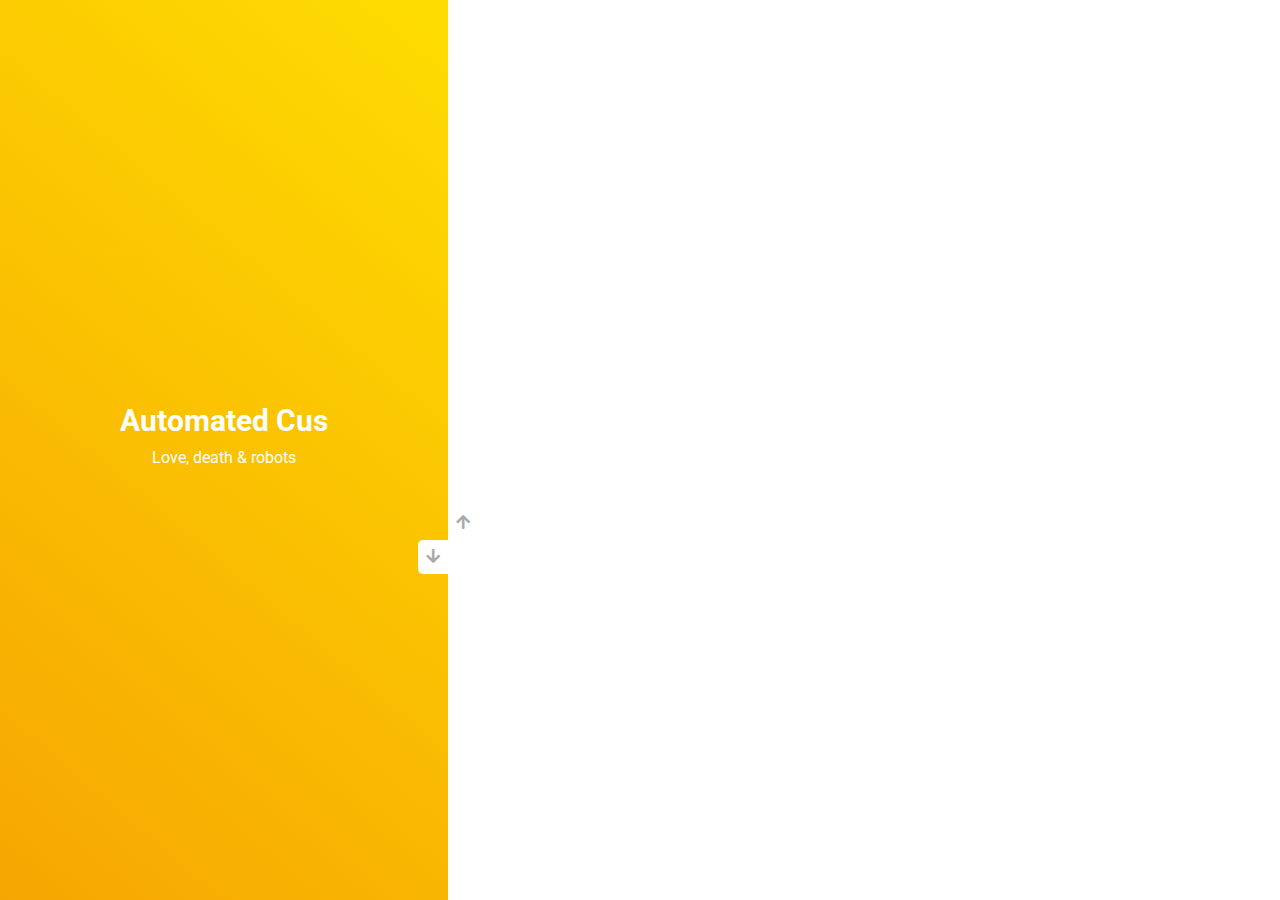
<file: slider/index.html>
<!DOCTYPE html>
<html lang="en">
  <head>
    <meta charset="UTF-8" />
    <meta name="viewport" content="width=device-width, initial-scale=1.0" />
    <link
      rel="stylesheet"
      href="https://cdnjs.cloudflare.com/ajax/libs/font-awesome/5.15.1/css/all.min.css"
    />
    <link rel="stylesheet" href="style.css" />
    <title>Слайдер | Проект 3</title>
  </head>
  <body>
    <div class="container">
      <div class="sidebar">
        <div style="background: linear-gradient(229.99deg, #075e04e1 -26%, #055202 115%);">
          <h1>Snow in the desert</h1>
          <p>Love, death & robots</p>
        </div>        
        <div style="background: linear-gradient(229.99deg, #11a5e9e1 -26%, #013d8b 115%);">
          <h1>Snow in the desert</h1>
          <p>Love, death & robots</p>
        </div>
        <div style="background: linear-gradient(215.32deg, #8f0406 -1%, #701313 134%);">
          <h1>Life Hutch</h1>
          <p>Love, death & robots</p>
        </div>
        <div style="background: linear-gradient(221.87deg, #8773e2 1%, #5305AF 128%);">
          <h1>Zima Blue</h1>
          <p>Love, death & robots</p>
        </div>
        <div style="background: linear-gradient(220.16deg, #FFE101 -8%, #F39102 138%);">
          <h1>Automated Cus</h1>
          <p>Love, death & robots</p>
        </div>
      </div>
      <div class="main-slide">
        <div
          style="
            background-image: url('https://images.unsplash.com/photo-1508808787069-421e7986016e?ixlib=rb-1.2.1&ixid=MnwxMjA3fDB8MHxwaG90by1wYWdlfHx8fGVufDB8fHx8&auto=format&fit=crop&w=687&q=80');
          "
        ></div>
        <div
          style="
            background-image: url('https://images.unsplash.com/photo-1517504734587-2890819debab?ixlib=rb-1.2.1&ixid=MnwxMjA3fDB8MHxwaG90by1wYWdlfHx8fGVufDB8fHx8&auto=format&fit=crop&w=607&q=80');
          "
        ></div>
        <div
          style="
            background-image: url('https://images.unsplash.com/photo-1518893063132-36e46dbe2428?ixlib=rb-1.2.1&ixid=MnwxMjA3fDB8MHxwaG90by1wYWdlfHx8fGVufDB8fHx8&auto=format&fit=crop&w=735&q=80');
          "
        ></div>
        <div
          style="
            background-image: url('https://images.unsplash.com/photo-1566228015668-4c45dbc4e2f5?ixlib=rb-1.2.1&ixid=MnwxMjA3fDB8MHxwaG90by1wYWdlfHx8fGVufDB8fHx8&auto=format&fit=crop&w=687&q=80');
          "
        ></div>
        <div
        style="
          background-image: url('https://images.unsplash.com/photo-1497250681960-ef046c08a56e?ixlib=rb-1.2.1&ixid=MnwxMjA3fDB8MHxwaG90by1wYWdlfHx8fGVufDB8fHx8&auto=format&fit=crop&w=687&q=80');
        "
      ></div>
      </div>
      <div class="controls">
        <button class="down-button">
          <i class="fas fa-arrow-down"></i>
        </button>
        <button class="up-button">
          <i class="fas fa-arrow-up"></i>
        </button>
      </div>
    </div>
    <script src="app.js"></script>
  </body>
</html>
</file>
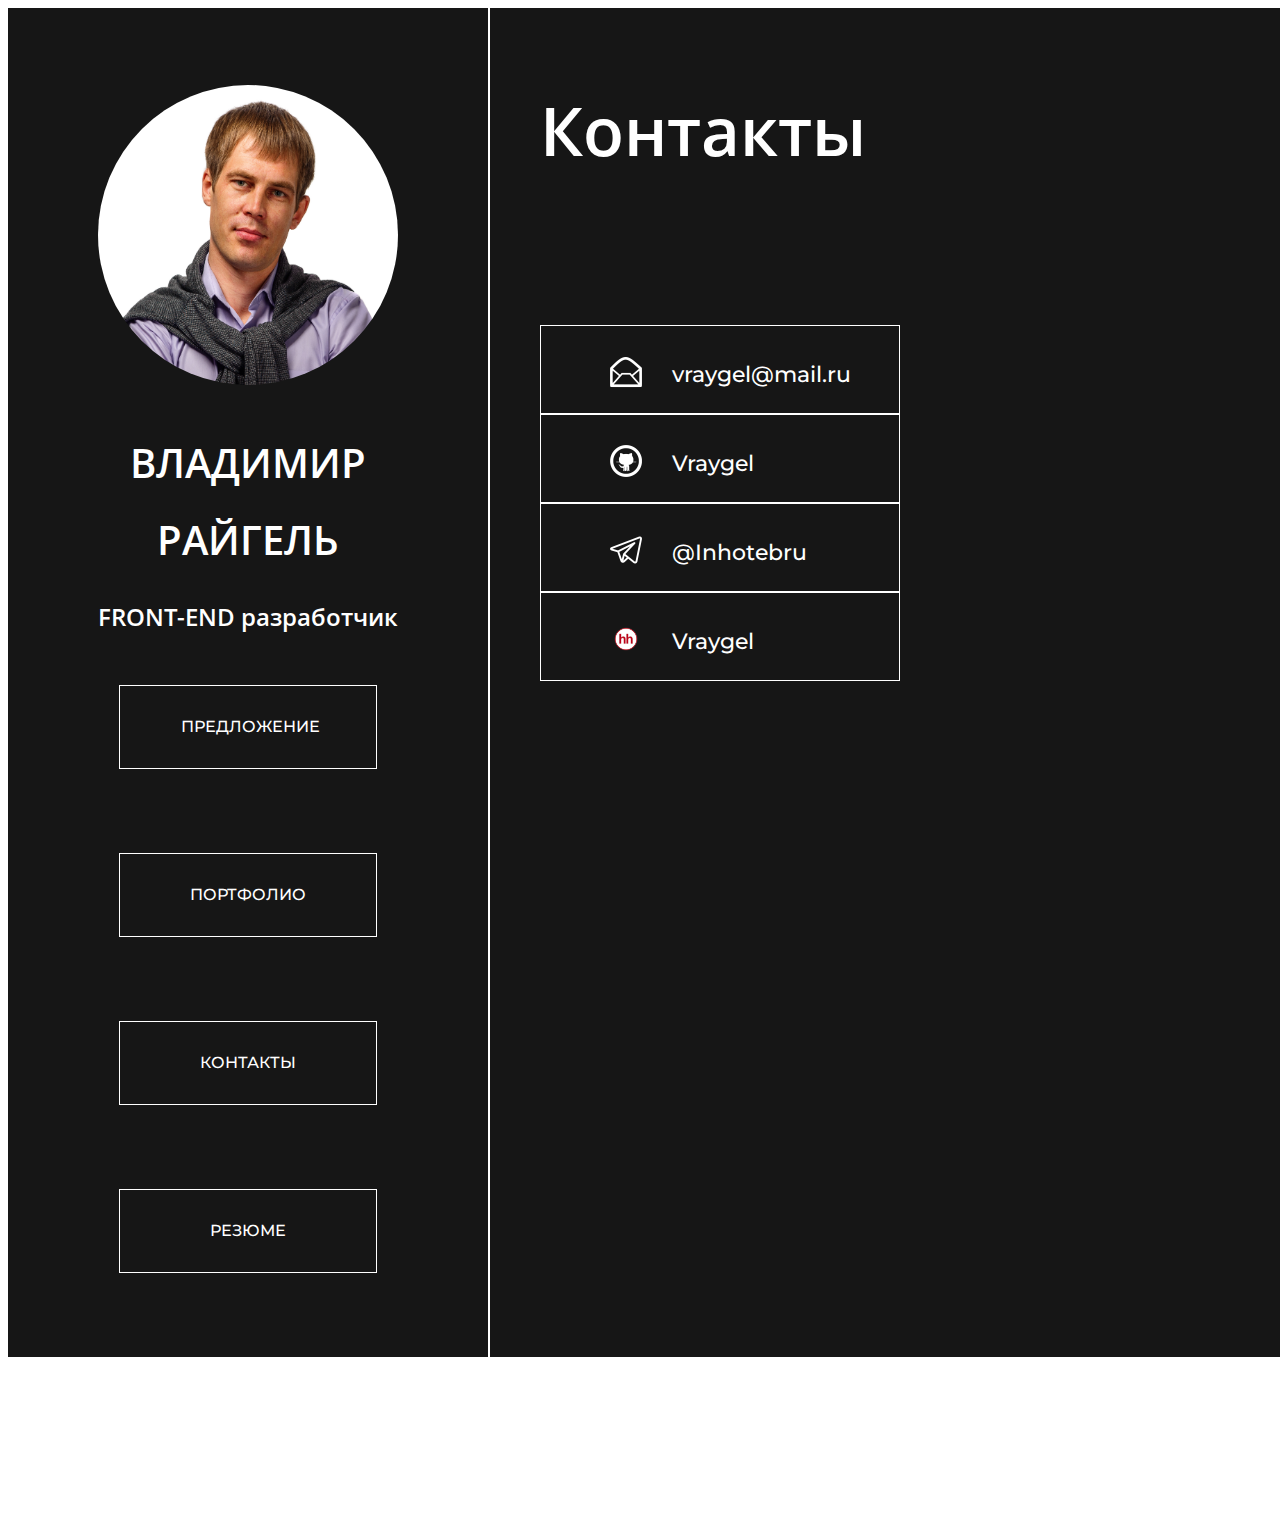
<file: content.html>
<!DOCTYPE html>
<html lang="ru">

<head>
    <meta charset="UTF-8">
    <meta http-equiv="X-UA-Compatible" content="IE=edge">
    <meta name="viewport" content="width=device-width, initial-scale=1.0">
    <link rel="stylesheet" href="./content.css">
    <link rel="stylesheet" href="./animate.min.css">
    <title>VRaygel.site</title>
</head>

<body class="body red">
    <div class="wrap">

        <div class="section">

            <div class="logo">
                <a href="./index.html"><img class="logo_img" src="/jpg/CA2_6511_cut-photo.ru.jpg" alt="logo"></a>
                <div class="logo_h1">
                    <a href="./index.html">
                        <h1>ВЛАДИМИР</h1>
                    </a>
                    <a href="./index.html">
                        <h1>РАЙГЕЛЬ</h1>
                    </a>
                    <a href="./index.html">
                        <h2>FRONT-END разработчик</h2>
                    </a>
                </div>

            </div>

            <nav>
                <div class="nav_item">
                    <a class="offer_a" href="# ">Предложение</a>
                    <a href="# ">Портфолио</a>
                    <a href="# ">Контакты</a>
                    <a href="# ">Резюме</a>
                </div>
            </nav>
        </div>
        <main class="main">
            <div class="content offer">
                <h1>Предложение</h1>
                <p>Меня зовут Райгель Владимир. Я закончил курсы "Программист на JavaScript", стек HTML, CSS,
                    JavaScript.
                    Одним из первых получил зачет по диплому. С удовольствием занимаюсь програмированием и изучением
                    новых знаний.
                    Разработка - это сбывшаяся мечта, потому что лучшая работа - высокооплачиваемое хобби.</p>
                <p>В данный момент углубляю и совершенствую знания JavaScript. В будущем планирую изучить
                    TypeScript, Vue, Node.js, jQuery.
                    Изучаю книгу Адитья Бхаргава “Грокаем алгоритмы”, в планах также прочитать “Выразительный
                    JavaScript” Марейн Хавербеке.

                </p>
                <p>Ищу работу FRONT-END разработчика. <br>
                    Формат работы: офис (г. Екатеринбург) или удаленка</p>
                <p>С резюме можно ознакомиться здесь или на сайте HeadHunter</p>

                <img src="./jpg/diplom2.PNG" alt="">
                <img src="./jpg/diplom1.PNG" alt="">

            </div>

            <div class="contacts">
                <h1>Контакты</h1>
                <!-- <div class="contacts_heading">Контакты</div> -->
                <div class="contacts_item">
                    <div class="contacts_item_logo">
                        <img class="contacts_item_img" src="/jpg/email-128.png" alt="email">
                    </div>
                    <div class="contacts_item_a">
                        <p>vraygel@mail.ru</p>
                    </div>
                </div>

                <div class="contacts_item">
                    <div class="contacts_item_logo">
                        <img class="contacts_item_img" src="/jpg/github-10-128.png" alt="email">
                    </div>
                    <div class="contacts_item_a">
                        <p>Vraygel</p>
                    </div>
                </div>

                <div class="contacts_item">
                    <div class="contacts_item_logo">
                        <img class="contacts_item_img" src="/jpg/telegram-2-128.png" alt="email">
                    </div>
                    <div class="contacts_item_a">
                        <p>@Inhotebru</p>
                    </div>
                </div>

                <div class="contacts_item">
                    <div class="contacts_item_logo">
                        <img class="contacts_item_img" src="/jpg/hhru.png" alt="email">
                    </div>
                    <div class="contacts_item_a">
                        <p>Vraygel</p>
                    </div>
                </div>


            </div>

        </main>

    </div>

    <script src="./script.js"></script>
</body>



</html>
</file>
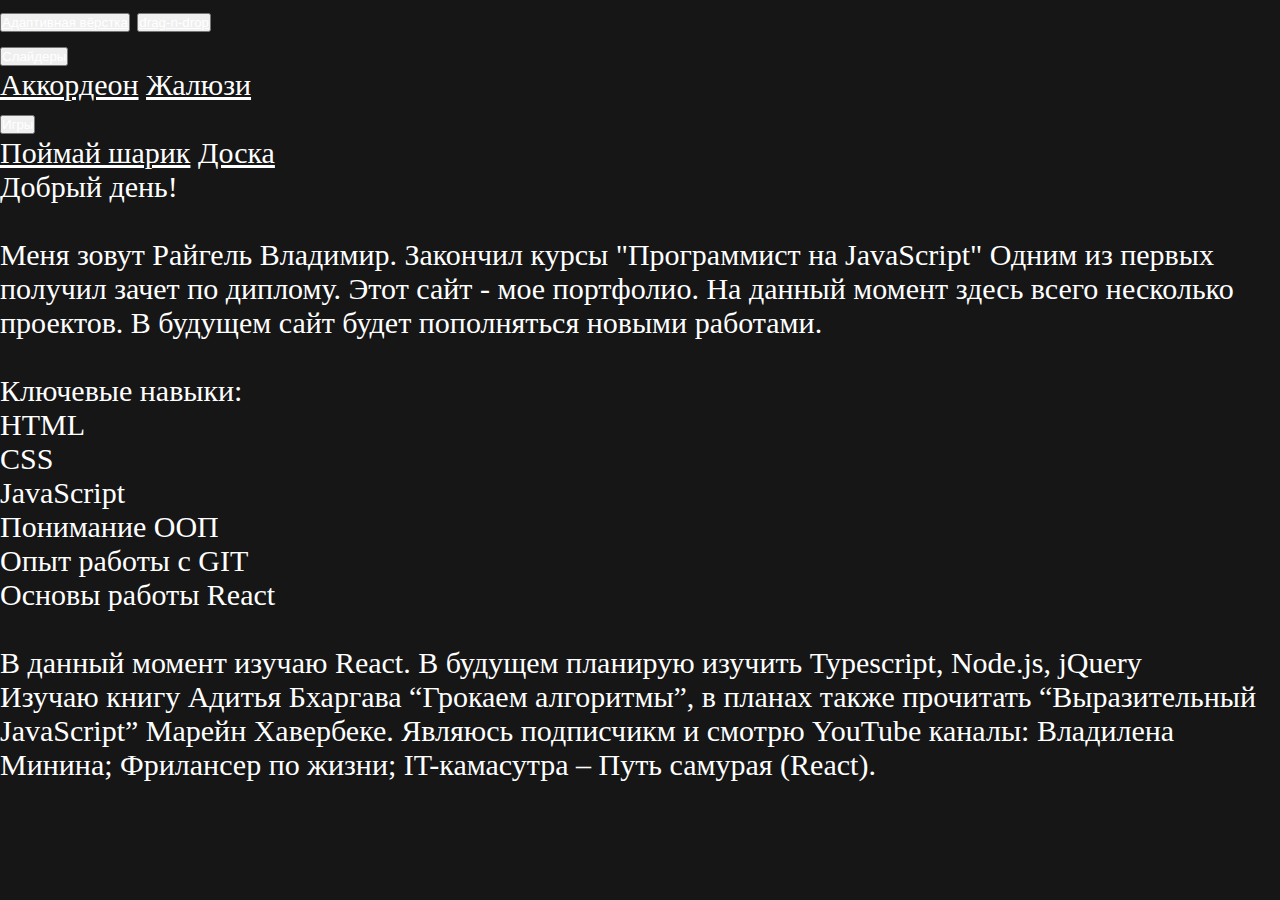
<file: index 1 версия.html>
<!DOCTYPE html>
<html lang="ru">

<head>
    <meta charset="UTF-8">
    <meta http-equiv="X-UA-Compatible" content="IE=edge">
    <meta name="viewport" content="width=device-width, initial-scale=1.0">
    <link rel="stylesheet" href="style.css">
    <title>VRaygel</title>
</head>

<body>
    <header>
        <button class="dropbtn"><a target=»_blank» href="./site/index.html">Адаптивная вёрстка</a></button>
        <button class="dropbtn"><a target=»_blank» href="./drag-n-drop/index.html">drag-n-drop</a></button>
        <div class="dropdown">

            <button class="dropbtn">Слайдеры</button>
            <div class="dropdown-content">
                <a target=»_blank» href="./accordion/index.html">Аккордеон</a>
                <a target=»_blank» href="./slider/index.html">Жалюзи</a>
            </div>
        </div>
        <div class="dropdown">
            <button class="dropbtn">Игры</button>
            <div class="dropdown-content">
                <a target=»_blank» href="./aim-game/index.html">Поймай шарик</a>
                <a target=»_blank» href="./board/index.html">Доска</a>
            </div>
        </div>
    </header>
    <main>
        <p>
            Добрый день! <br><br>
            Меня зовут Райгель Владимир. Закончил курсы "Программист на JavaScript" Одним из первых получил зачет по диплому.
            Этот сайт - мое портфолио. На данный момент здесь всего несколько проектов.
            В будущем сайт будет пополняться новыми работами. <br><br>
            Ключевые навыки:<br>
            HTML<br>
            CSS<br>
            JavaScript<br>
            Понимание ООП<br>
            Опыт работы с GIT<br>
            Основы работы React<br><br>

            В данный момент изучаю React. В будущем планирую изучить Typescript, Node.js, jQuery <br>
            Изучаю книгу Адитья Бхаргава “Грокаем алгоритмы”, в планах также  прочитать “Выразительный JavaScript” Марейн Хавербеке.
            Являюсь подписчикм и смотрю YouTube каналы: Владилена Минина; Фрилансер по жизни; IT-камасутра – Путь самурая (React).

        </p>
    </main>
<script src="app.js"></script>
</body>

</html>
</file>
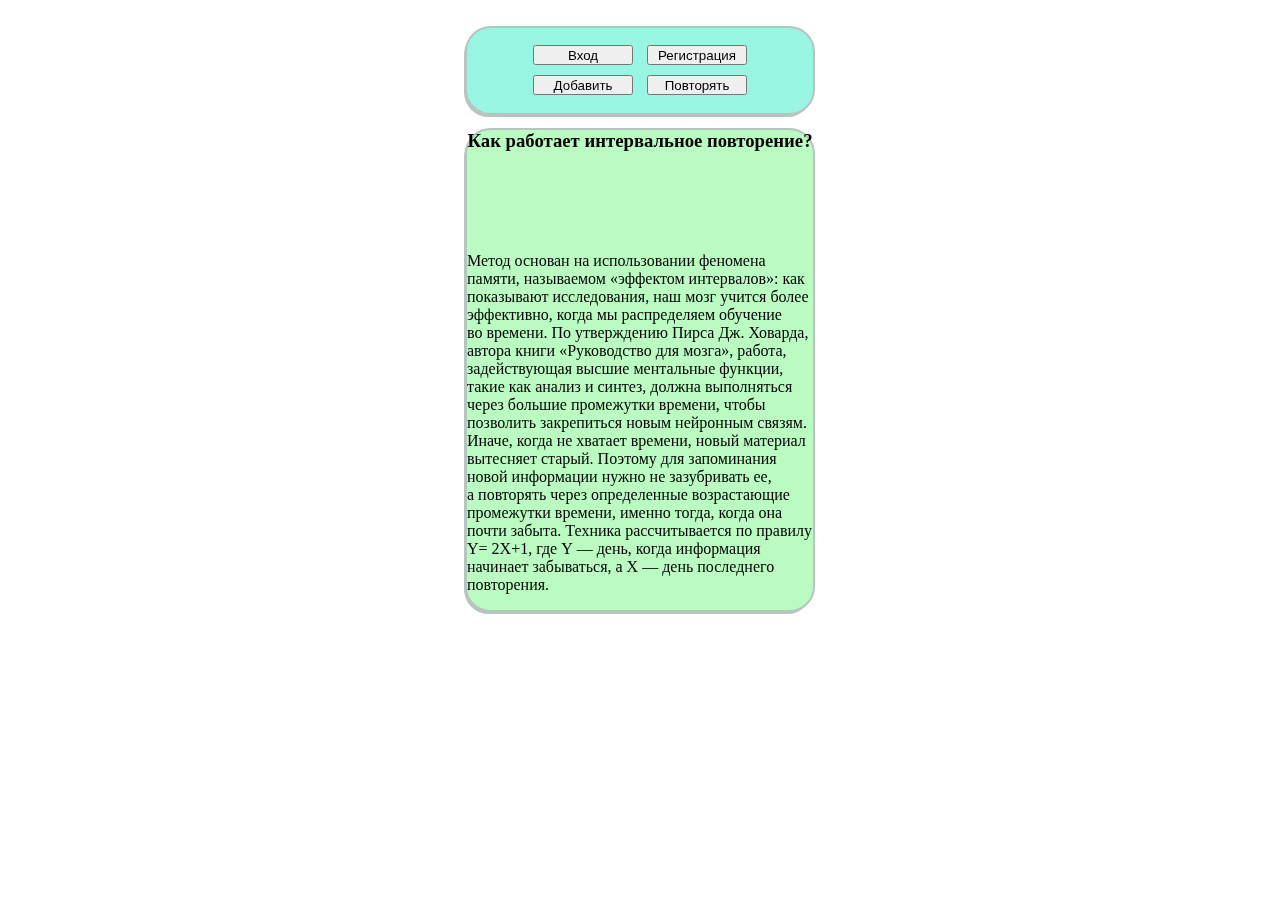
<file: pomni.html>
<!DOCTYPE html>
<html lang="ru">
<head>
    <meta charset="UTF-8">
    <meta http-equiv="X-UA-Compatible" content="IE=edge">
    <meta name="viewport" content="width=device-width, initial-scale=1.0">
    <link rel=" stylesheet" href="pomniCSS.css"">
    <title>Pomni</title>
</head>
<body>
    <div class="main">
        <div class="conten_wrapper">
            <div class="section">
                <div class="button_wrapper login">
                    <div>
                        <button class="login_button">Вход</button>
                        <button class="registration_button">Регистрация</button>
                    </div>
                    <div class="questions_button">
                        <button class="new_question_button">Добавить</button>
                        <button class="question_button">Повторять</button>
                    </div>
                </div>

            </div>
            
            <div class="question_wrapper">
                <div class="index_wrapper active">
                    <h3>Как работает интервальное повторение?</h3>
                    <p>Метод основан на использовании феномена памяти, называемом «эффектом интервалов»: как показывают исследования, наш мозг учится более эффективно, когда мы распределяем обучение во времени. По утверждению Пирса Дж. Ховарда, автора книги «Руководство для мозга», работа, задействующая высшие ментальные функции, такие как анализ и синтез, должна выполняться через большие промежутки времени, чтобы позволить закрепиться новым нейронным связям. Иначе, когда не хватает времени, новый материал вытесняет старый.

Поэтому для запоминания новой информации нужно не зазубривать ее, а повторять через определенные возрастающие промежутки времени, именно тогда, когда она почти забыта. Техника рассчитывается по правилу Y= 2X+1, где Y — день, когда информация начинает забываться, а X — день последнего повторения.

                    </p>
                </div>
                <div class="login_wrapper none">
                        <input type="email" placeholder="email">
                        <input type="password" placeholder="Пароль">
                        <button type="submit">Войти</button>
                        <footer>
                            <p><span class="info"></span><a href="#">Забыли пароль?</a></p>
                        </footer> 
                </div>
                <div class="registration_wrapper none">
                    <input type="email" placeholder="email">
                    <input type="password" placeholder="Пароль">
                    <button type="submit">Регистрация</button>

                </div>
                <div class="new_question_wrapper none">
                    <h4>Вопрос</h4>
                    <textarea name="" id="" cols="30" rows="10"></textarea>
                    <h4>Ответ</h4>
                    <textarea name="" id="" cols="30" rows="10"></textarea>
                </div>
                <div class="question none">
                    <p class="question_p">Здесь будет вопрос:</p>
                    <div class="button_wrapper">
                        <div><button class="button_question">Ответ</button></div>
                        <div>
                            <button class="not_remember">Не помню</button>
                            <button class="remember">Помню</button>
                        </div>
                    </div>  
                </div>
                
                <div class="answer none">
                    <p class="answer_p">Здесь будет ответ:</p>
                    <div class="button_wrapper">
                        <div><button class="button_answer">Вопрос</button></div>
                        <div>
                            <button class="not_remember">Не помню</button>
                            <button class="remember">Помню</button>
                        </div>
                    </div>
                </div>
            </div>


            
                
                
            
        </div>
    </div>
    <script src="pomniJS.js"></script>    
</body>
</html>
</file>
<file: style.css>
@font-face {
    font-family: 'Montserrat';
    src: url(./fonts/Montserrat-Medium.ttf) format('woff');
    font-weight: 300;
    font-style: normal;
}

@font-face {
    font-family: 'Semibold';
    src: url(./fonts/ofont.ru_Open\ Sans.ttf) format('woff');
    font-weight: 300;
    font-style: normal;
}

* {
    padding: 0;
    margin: 0;
    box-sizing: border-box;
    color: #FFFFFF;
    /* outline: solid red; */
}

html {
    font-size: 30px;
}

body {
    /* font-family: 'Montserrat'; */
    background-color: #161616;
    width: 48rem;
    margin: 0 auto;
}

p,
h1 {
    margin-block-start: 0;
    margin-block-end: 0;
}

.content p {
    display: none;
}


span {
    display: none;
}

.wrap {
    display: flex;
    margin: 0 auto;
    background-color: #161616;
    flex-direction: column;
}

.header {
    padding-left: 4.667rem;
    padding-right: 4.667rem;
    padding-top: 2.567rem;
    height: 26.667rem;
    display: none;
    background-image: url(./jpg/header_img.png);
    background-repeat: no-repeat;
    background-size: cover;
    border-bottom: 1px solid #FFFFFF;
}

.header .nav_item {
    margin-bottom: 0;
    height: 7.567rem;
}

.logo {
    width: 12.167rem;
    margin-left: 0.533rem;
    display: flex;
    flex-direction: column;
    cursor: pointer;
}

.logo_h1 {
    margin-top: 1.833rem;
}

.logo_h1 h1 {
    font-family: 'Semibold';
    font-style: normal;
    line-height: 1.233;
}

.logo_h1 h1:nth-child(1) {
    font-weight: 600;
    font-size: 1.333rem;
    margin-bottom: 20px;
}

.logo_h1 h1:nth-child(2) {
    font-weight: 600;
    font-size: 1.333rem;
    margin-bottom: 1rem;
}

.logo_h1 h1:nth-child(3) {
    font-weight: 100;
    font-size: 0.833rem;
    text-transform: uppercase;
}

.logo_img {
    width: 8.333rem;
    height: 8.333rem;
    /* border-radius: 50%; */
}

.contacts {
    width: 12rem;
    font-family: 'Montserrat';
    font-style: normal;
    font-weight: 300;
}

.contacts_heading {
    border: 1px solid #FFFFFF;
    font-size: 1rem;
    line-height: 1.233rem;
    padding-top: 1rem;
    padding-left: 2.033rem;
    padding-bottom: 0.567rem;
}

.contacts_item {
    width: 100%;
    border: 1px solid #FFFFFF;
    padding-top: 0.677rem;
    padding-left: 2.3rem;
    padding-bottom: 0.667rem;
    display: flex;
}

.contacts_item_img {
    width: 1.067rem;
}

.contacts_item_a {
    display: flex;
    align-items: center;
    margin-left: 1rem;
    font-size: 0.733rem;
    line-height: 0.667rem;
}

.contacts_item .contacts_item_a p {
    margin-bottom: 0;
}

.contacts_item .contacts_item_a a {
    margin-bottom: 0;
    text-decoration: none;
}

.index {
    display: none;
    margin-top: 5.8rem;
    justify-content: space-between;
}

.nav_item {
    display: flex;
    flex-direction: column;
    width: 8.6rem;
}

.header .nav_item {
    display: none;
    margin-left: 0;
    width: 100%;
}

.nav_item p {
    cursor: pointer;
}

.nav_item a:link,
.nav_item a:visited,
.nav_item a:active,
.nav_item a:hover,
.nav_item p {
    font-family: 'Montserrat';
    font-style: normal;
    font-weight: 300;
    font-size: 0.533rem;
    line-height: 0.667rem;
    text-transform: uppercase;
    text-decoration: none;
    text-align: center;
    border: 1px solid #FFFFFF;
    padding: 1.033rem 2.033rem;
    margin-bottom: 2rem;
}

.skills_wrap {
    width: 22.867rem;
}

.skills_heading {
    font-family: 'Montserrat';
    font-style: normal;
    font-weight: 700;
    font-size: 1rem;
    line-height: 1.233rem;
    text-transform: uppercase;
    border: 1px solid #FFFFFF;
    padding-top: 1.667rem;
    padding-left: 3.333rem;
    padding-bottom: 1.667rem;
}

.skills_body {
    display: flex;
    flex-direction: column;
    padding-top: 1.667rem;
    padding-left: 3.533rem;
    padding-bottom: 2.5rem;
    border: 1px solid #FFFFFF;
    font-family: 'Montserrat';
    font-style: normal;
    font-weight: 300;
    font-size: 1rem;
    line-height: 140.4%;
    text-transform: uppercase;
}

footer {
    width: 48rem;
    padding-right: 4.667rem;
    margin: 0 auto;
    width: 100%;
    margin-bottom: 5.433rem;
    background-color: #161616;
}

.offer_item {
    margin-top: 1.167rem;
    text-align: right;
}

.offer_item a:link,
.offer_item a:visited,
.offer_item a:active,
.offer_item a:hover {
    font-family: 'Montserrat';
    font-style: normal;
    font-weight: 300;
    font-size: 1rem;
    line-height: 1.233rem;
    text-transform: uppercase;
    text-decoration: none;
}

.wrap_content {
    font-family: 'Semibold';
    display: flex;
    justify-content: space-between;
    padding-top: 2.567rem;
}

.section .logo {
    display: flex;
    margin: 0;
}

.section .nav {
    display: flex;
}

.section .nav_item {
    margin: 0;
}

.main {
    width: 100%;
    padding-left: 4.667rem;
    padding-right: 4.667rem;
}

.main h1 {
    font-size: 2.2rem;
    margin-block-start: 0;
    margin-block-end: 0;
    margin-bottom: 5rem;
}

.offer,
.portfolio,
.section,
.contacts_content {
    display: none;
}

.content p {
    font-family: 'Montserrat';
    margin-block-start: 0;
    margin-block-end: 0;
    margin-bottom: 3.333rem;
    font-size: 1rem;
    font-style: normal;
    font-weight: 100;
}

.offer img {
    width: 100%;
}

.content {
    margin-left: 1.667rem;
}

.content .contacts_content {
    margin-top: 0;
    margin-left: 1.667rem;
}

.content .contacts {
    width: 100%;
}

.portfolio__item {
    font-size: 14px;
    border-bottom: 1px solid #FFFFFF;
    padding-bottom: 20px;
    margin-top: 50px;
}

.portfolio__item_img {
    /* flex: 1; */
    border-radius: 0.267rem;
    margin-left: 0.667rem;
    width: 6.667rem;
    height: 6.667rem;
}

.portfolio__item_wrap {
    margin-top: 0.667rem;
    display: flex;
}

.portfolio__item h2 {
    font-size: 1.333rem;
}

.moreDetails {
    font-family: 'Montserrat';
    font-style: normal;
    font-weight: 300;
    font-size: 0.533rem;
    line-height: 0.667rem;
    text-transform: uppercase;
    text-decoration: none;
    text-align: center;
    border: 1px solid #FFFFFF;
    padding: 1.033rem 2.033rem;
    margin-bottom: 2.8rem;
    background-color: #161616;
    cursor: pointer;
}


.up{
    width: 8.6rem;
    position: fixed;
    bottom: 2.333rem;
    left: 2.333rem;
    display: none;
}

.up p{
   margin-bottom: 0;
}

.wrap_logo {
    width: 100%;
    display: flex;
    justify-content: space-between;
}

.active_flex {
    display: flex;
}

.active_block {
    display: block;
}

.content .active_block_p{
    display: block;
}



.content .active_block_img{
    display: block;
}

@media (max-width: 1439px) {

    body {
        width: 100%;
    }
}


@media (max-width: 1023px) {
    .wrap {
        display: flex;
        width: 100%;
        margin: 0 auto;
        background-color: #161616;
        flex-direction: column;
    }

    .header {
        padding-left: 1.167rem;
        padding-right: 1.167rem;
        padding-top: 1.167rem;
    }

    .header .nav_item {
        display: flex;
        justify-content: space-between;
        align-items: center;
        flex-direction: row;
    }

    .section,
    .nav_item {
        display: none;
    }

    .header {
        display: block;
    }

    .header .nav .nav_item p,
    .header .nav .nav_item a {
        margin-bottom: 0;
        width: 7rem;
        padding: 1.033rem 1.033rem
    }

    .main,
    footer {
        padding-left: 1.167rem;
        padding-right: 1.167rem;
    }

    .wrap_content {
        padding-top: 1.167rem;
    }

    .content {
        width: 100%;
        margin-left: 0;
    }

    .skills_wrap {
        margin-left: 0;
        margin: 0 auto;
    }

    .main h1 {
        margin-bottom: 3rem;
    }

    .content p {
        margin-bottom: 2rem;
    }

    .index {
        margin-top: 1.167rem;
    }
}

@media (min-width: 1024px) and (max-width: 1279px) {
    html {
        font-size: 2.93vw;
    }
    
    .main {
        padding-left: 2.333rem;
        padding-right: 2.333rem;
    }

    .header {
        padding-left: 2.333rem;
        padding-right: 2.333rem;
        padding-top: 2.333rem;
    }

    .skills_wrap {
        width: 17.867rem;
    }
}

@media (max-width: 768px) {

    .contacts_heading,
    .contacts_item {
        padding-left: 0.5rem;
    }

    .header {
        height: 23.667rem;
    }

    .header .nav_item {
        height: 4.1rem;
    }
}

@media (min-width: 768px) and (max-width: 1023px) {
    html {
        font-size: 3.91vw;
    }
}

@media (min-width: 360px) and (max-width: 767px) {
    html {
        font-size: 4.33vw;
    }
}

@media (min-width: 320px) and (max-width: 359px) {
    html {
        font-size: 4.38vw;
    }
}
</file>
<file: accordion/styles.css>
@import url('https://fonts.googleapis.com/css?family=Muli&display=swap');

* {
  box-sizing: border-box;
}

body {
  font-family: 'Muli', sans-serif;
  overflow: hidden;
  margin: 0;
  background: #98f5e1;
  height: 100vh;
  display: flex;
  justify-content: center;
  align-items: center;
}

.container {
  width: 100%;
  display: flex;
  padding: 0 20px;
}

.slide {
  height: 70vh;
  border-radius: 15px;
  margin: 5px;
  cursor: pointer;
  color: #006d77;
  flex: 1;
  background-size: cover;
  background-position: center;
  background-repeat: no-repeat;
  position: relative;
  transition: all 500ms ease-in-out;
}

.slide h3 {
  position: absolute;
  font-size: 24px;
  bottom: 20px;
  left: 20px;
  margin: 0;
  opacity: 0;
}

.slide.active {
  flex: 10;
}

.slide.active h3 {
  opacity: 1;
  transition: opacity 0.3s ease-in 0.4s;
}

@media (min-width: 1280px) and (max-width: 1365px) {
  .container {
    padding: 0 1.56vw;
  }

  .slide {
    border-radius: 1.17vw;
    margin: 0.39vw;
  }

  .slide h3 {
    font-size: 1.88vw;
    bottom: 1.56vw;
    left: 1.56vw;
  }
}

@media (min-width: 1024px) and (max-width: 1279px) {
  .container {
    padding: 0 1.95vw;
  }

  .slide {
    border-radius: 1.46vw;
    margin: 0.49vw;
  }

  .slide h3 {
    font-size: 2.34vw;
    bottom: 1.95vw;
    left: 1.95vw;
  }
}

@media (min-width: 768px) and (max-width: 1023px) {
  .container {
    padding: 0 2.60vw;
  }

  .slide {
    border-radius: 1.95vw;
    margin: 0.65vw;
  }

  .slide h3 {
    font-size: 3.13vw;
    bottom: 2.60vw;
    left: 2.60vw;
  }
}

@media (min-width: 360px) and (max-width: 767px) {
  .container {
    padding: 0 5.56vw;
  }

  .slide {
    border-radius: 4.17vw;
    margin: 1.39vw;
  }

  .slide h3 {
    font-size: 6.67vw;
    bottom: 5.56vw;
    left: 5.56vw;
  }
}

@media (min-width: 320px) and (max-width: 359px) {
  .container {
    padding: 0 6.25vw;
  }

  .slide {
    border-radius: 4.69vw;
    margin: 1.56vw;
  }

  .slide h3 {
    font-size: 7.50vw;
    bottom: 6.25vw;
    left: 6.25vw;
  }
}
</file>
<file: aim-game/styles.css>
@import url('https://fonts.googleapis.com/css?family=Khula&display=swap');

* {
  box-sizing: border-box;
}

body {
  color: #fff;
  font-family: 'Khula', sans-serif;
  height: 100vh;
  overflow: hidden;
  margin: 0;
  text-align: center;
}

a {
  color: #fff;
  text-decoration: none;
}

a:hover {
  color: #16D9E3;
}

.start {
  font-size: 1.5rem;
}

h1 {
  line-height: 1.4;
  font-size: 2rem;
}

.screen {
  display: flex;
  flex-direction: column;
  align-items: center;
  justify-content: center;
  height: 100vh;
  width: 100vw;
  transition: margin 0.5s ease-out;
  background: linear-gradient(90deg, #29323C 0%, #485563 100%);
}

.screen.up {
  margin-top: -100vh;
}

.time-list {
  display: flex;
  flex-wrap: wrap;
  justify-content: center;
  list-style: none;
  padding: 0;
}

.time-list li {
  margin: 10px;
}

.time-btn {
  background-color: transparent;
  border: 2px solid #C0C0C0;
  color: #fff;
  cursor: pointer;
  font-family: inherit;
  padding: .5rem 1rem;
  font-size: 1.5rem;
}

.time-btn:hover {
  border: 2px solid #16D9E3;
  color: #16D9E3;
}

.hide {
  opacity: 0;
}

.primary {
  color: #16D9E3;
}

.board {
  display: flex;
  justify-content: center;
  align-items: center;
  flex-direction: column;
  position: relative;
  width: 300px;
  height: 300px;
  background: linear-gradient(118.38deg, #29323C -4.6%, #485563 200.44%);
  box-shadow: -8px -8px 20px #2A333D, 10px 7px 20px #475462;
  border-radius: 30px;
  overflow: hidden;
}

.circle {
  background: linear-gradient(90deg, #16D9E3 0%, #30C7EC 47%, #46AEF7 100%);
  position: absolute;
  border-radius: 50%;
  cursor: pointer;
}

@media (min-width: 1280px) and (max-width: 1365px) {
  @import url('https://fonts.googleapis.com/css?family=Khula&display=swap');

  .time-list li {
    margin: 0.78vw;
  }

  .time-btn {
    border: 0.16vw solid #C0C0C0;
  }

  .time-btn:hover {
    border: 0.16vw solid #16D9E3;
  }

  .board {
    width: 23.44vw;
    height: 23.44vw;
    box-shadow: -0.63vw -0.63vw 1.56vw #2A333D, 0.78vw 0.55vw 1.56vw #475462;
    border-radius: 2.34vw;
  }
}

@media (min-width: 1024px) and (max-width: 1279px) {
  @import url('https://fonts.googleapis.com/css?family=Khula&display=swap');

  .time-list li {
    margin: 0.98vw;
  }

  .time-btn {
    border: 0.20vw solid #C0C0C0;
  }

  .time-btn:hover {
    border: 0.20vw solid #16D9E3;
  }

  .board {
    width: 29.30vw;
    height: 29.30vw;
    box-shadow: -0.78vw -0.78vw 1.95vw #2A333D, 0.98vw 0.68vw 1.95vw #475462;
    border-radius: 2.93vw;
  }
}

@media (min-width: 768px) and (max-width: 1023px) {
  @import url('https://fonts.googleapis.com/css?family=Khula&display=swap');

  .time-list li {
    margin: 1.30vw;
  }

  .time-btn {
    border: 0.26vw solid #C0C0C0;
  }

  .time-btn:hover {
    border: 0.26vw solid #16D9E3;
  }

  .board {
    width: 39.06vw;
    height: 39.06vw;
    box-shadow: -1.04vw -1.04vw 2.60vw #2A333D, 1.30vw 0.91vw 2.60vw #475462;
    border-radius: 3.91vw;
  }
}

@media (min-width: 360px) and (max-width: 767px) {
  @import url('https://fonts.googleapis.com/css?family=Khula&display=swap');

  .time-list li {
    margin: 2.78vw;
  }

  .time-btn {
    border: 0.56vw solid #C0C0C0;
  }

  .time-btn:hover {
    border: 0.56vw solid #16D9E3;
  }

  .board {
    width: 83.33vw;
    height: 83.33vw;
    box-shadow: -2.22vw -2.22vw 5.56vw #2A333D, 2.78vw 1.94vw 5.56vw #475462;
    border-radius: 8.33vw;
  }
}

@media (min-width: 320px) and (max-width: 359px) {
  @import url('https://fonts.googleapis.com/css?family=Khula&display=swap');

  .time-list li {
    margin: 3.13vw;
  }

  .time-btn {
    border: 0.63vw solid #C0C0C0;
  }

  .time-btn:hover {
    border: 0.63vw solid #16D9E3;
  }

  .board {
    width: 93.75vw;
    height: 93.75vw;
    box-shadow: -2.50vw -2.50vw 6.25vw #2A333D, 3.13vw 2.19vw 6.25vw #475462;
    border-radius: 9.38vw;
  }
}
</file>
<file: drag-n-drop/styles.css>
@import url('https://fonts.googleapis.com/css?family=Roboto&display=swap');

* {
  box-sizing: border-box;
}

body {
  font-family: 'Roboto', sans-serif;
  background-color: #e5e5e5;
  display: flex;
  padding-top: 50px;
  justify-content: center;
  overflow: hidden;
  margin: 0;
}

.row {
  display: flex;
  width: 300px;
  justify-content: space-between;
  margin-bottom: 1rem;
}

.col-header {
  width: 100px;
  box-shadow: 4px 4px 9px rgba(198, 198, 198, 0.36);
  border-radius: 8px;
  padding: 0.8rem 1rem;
  color: #fff;
}

.item {
  width: 100px;
  height: 66px;
  border: 1px solid #eee;
  box-shadow: 4px 4px 9px rgba(198, 198, 198, 0.36);
  border-radius: 8px;
  background: #f7f6f7;
  padding: 0.8rem 1rem;
  color: #828282;
  text-align: center;
  cursor: grab;
}

.item:active {
  cursor: grabbing;
}

.placeholder {
  width: 100px;
  height: 60px;
  position: relative;
}

.start {
  background: linear-gradient(90deg, #ff85e4 0%, #229efd 179.25%);
}

.progress {
  background: linear-gradient(90deg, #209cff 0%, #68e0cf 100%);
}

.done {
  background: linear-gradient(90deg, #84fab0 0%, #8fd3f4 100%);
}

.hold {
  border: 2px solid #b92098c5;
}

.hide {
  display: none;
}

.hovered {
  border-top: 2px solid #50dac7;
}


@media (min-width: 1024px) and (max-width: 1279px){
  body { padding-top: 4.88vw;
  }
  
  .row { width: 29.30vw;
  }
  
  .col-header { width: 9.77vw;
  box-shadow: 0.39vw 0.39vw 0.88vw rgba(198, 198, 198, 0.36);
  border-radius: 0.78vw;
  }
  
  .item { width: 9.77vw;
  height: 6.45vw;
  border: 0.10vw solid #eee;
  box-shadow: 0.39vw 0.39vw 0.88vw rgba(198, 198, 198, 0.36);
  border-radius: 0.78vw;
  }
  
  .placeholder { width: 9.77vw;
  height: 5.86vw;
  }
  
  .hold { border: 0.20vw solid #b92098c5;
  }
  
  .hovered { border-top: 0.20vw solid #50dac7;
  }
  }
  
  @media (min-width: 768px) and (max-width: 1023px){
  body { padding-top: 6.51vw;
  }
  
  .row { width: 39.06vw;
  }
  
  .col-header { width: 13.02vw;
  box-shadow: 0.52vw 0.52vw 1.17vw rgba(198, 198, 198, 0.36);
  border-radius: 1.04vw;
  }
  
  .item { width: 13.02vw;
  height: 8.59vw;
  border: 0.13vw solid #eee;
  box-shadow: 0.52vw 0.52vw 1.17vw rgba(198, 198, 198, 0.36);
  border-radius: 1.04vw;
  }
  
  .placeholder { width: 13.02vw;
  height: 7.81vw;
  }
  
  .hold { border: 0.26vw solid #b92098c5;
  }
  
  .hovered { border-top: 0.26vw solid #50dac7;
  }
  }
  
  @media (min-width: 360px) and (max-width: 767px){
  body { padding-top: 13.89vw;
  }
  
  .row { width: 83.33vw;
  }
  
  .col-header { width: 27.78vw;
  box-shadow: 1.11vw 1.11vw 2.50vw rgba(198, 198, 198, 0.36);
  border-radius: 2.22vw;
  }
  
  .item { width: 27.78vw;
  height: 18.33vw;
  border: 0.28vw solid #eee;
  box-shadow: 1.11vw 1.11vw 2.50vw rgba(198, 198, 198, 0.36);
  border-radius: 2.22vw;
  }
  
  .placeholder { width: 27.78vw;
  height: 16.67vw;
  }
  
  .hold { border: 0.56vw solid #b92098c5;
  }
  
  .hovered { border-top: 0.56vw solid #50dac7;
  }
  }
  
  @media (min-width: 320px) and (max-width: 359px){
  body { padding-top: 15.63vw;
  }
  
  .row { width: 93.75vw;
  }
  
  .col-header { width: 31.25vw;
  box-shadow: 1.25vw 1.25vw 2.81vw rgba(198, 198, 198, 0.36);
  border-radius: 2.50vw;
  }
  
  .item { width: 31.25vw;
  height: 20.63vw;
  border: 0.31vw solid #eee;
  box-shadow: 1.25vw 1.25vw 2.81vw rgba(198, 198, 198, 0.36);
  border-radius: 2.50vw;
  }
  
  .placeholder { width: 31.25vw;
  height: 18.75vw;
  }
  
  .hold { border: 0.63vw solid #b92098c5;
  }
  
  .hovered { border-top: 0.63vw solid #50dac7;
  }
  }
</file>
<file: kalendar/style.css>
* {
    padding: 0;
    margin: 0;
    box-sizing: border-box;
}

.redP {
    background-color: #ef233c;
}

body {
    height: 100vh;
    display: flex;
    justify-content: center;
    color: #2b2d42;
}

.calendar_wrap {
    display: flex;
    flex-direction: column;
    align-items: center;
    display: none;
    position: absolute;
    top: 40px;
    left: 20px;
}

.calendar_none{
position: absolute;    
top: 20px;
left: 20px;
font-size: 20px;
cursor: pointer;
}

.none{
    display: none;
}

.active{
    display: block;
}

.years_wrap,
.months_wrap {
    background-color: #edf2f4;
    width: 100%;
    padding: 5px 12px;
    margin-bottom: 5px;
    text-align: center;
    border: 2px solid #8d99ae;
    position: relative;
    display: flex;
    align-items: center;
    justify-content: center;
    font-size: 20px;
}

.close{
    width: 10px;
    height: 10px;
    position: absolute;
    top: calc(50% - 5px);
    right: 10px;
    cursor: pointer;
}

.dates tr {
    /* display: flex; */
    /* justify-content: flex-start; */
    /* margin-top: 1px; */
    /* max-width: 100%; */

}

.dates td,
.dates th {
    width: 150px;
    height: 20px;
    padding: 5px 12px;
    border: 2px solid #8d99ae;
    text-align: center;
}

.time {
    width: 50px;
    padding: 5px 12px;
    font-size: 10px;
}


td.record div{
    overflow: auto;
    height: 25px;
}

td.record{
    width: 150px;
    padding: 5px 12px;
    font-size: 10px;
}

.month,
.year {
    margin: 0 12px;
    width: 100px;
}

.year,
.month {
    cursor: pointer;
}

.previous,
.next {
    cursor: pointer;
}

.input_year {
    display: none;
    position: absolute;
    bottom: 40px;
    max-width: 150px;
    min-width: 150px;
    text-align: center;
    padding: 5px 12px;
    border: 2px solid #8d99ae;
    outline: none;
    background-color: #edf2f4;
}



.textarea_month {
    display: none;
    position: absolute;
    top: 40px;
    max-width: 150px;
    min-width: 150px;
    max-height: 230px;
    min-height: 230px;
    text-align: center;
    padding: 5px 12px;
    font-size: 15px;
    border: 2px solid #8d99ae;
    cursor: pointer;
    background-color: #edf2f4;
}

.input_year_active,
.textarea_month_active {
    display: block;
}

@media (min-width: 480px) and (max-width: 599px) {
    .calendar_wrap {
        margin-top: 8.33333333333333vw;
    }

    .years_wrap,
    .months_wrap {
        padding: 0, 833333333333333vw 2vw;
        margin-bottom: 0.833333333333333vw;
        border: 0.333333333333333vw solid #8d99ae;
    }

    .dates tr {
        margin-top: 0.166666666666667vw;
    }

    .dates td,
    .dates th {
        width: 7.5vw;
        height: 5.83333333333333vw;
        padding: 0.833333333333333vw 2vw;
        border: 0.333333333333333vw solid #8d99ae;
    }

    .years_wrap,
    .months_wrap {
        font-size: 3.33333333333333vw;
    }

    .month,
    .year {
        width: 16,6666666666667vw;
    }

    .input_year {
        bottom: 6.66666666666667vw;
        max-width: 25vw;
        min-width: 25vw;
        padding: 0.833333333333333vw 2vw;
        border: 0.333333333333333vw solid #8d99ae;
    }

    .textarea_month {
        top: 6.66666666666667vw;
        max-width: 25vw;
        min-width: 25vw;
        max-height: 38.3333333333333vw;
        min-height: 38.3333333333333vw;
        padding: 0.833333333333333vw 2vw;
        font-size: 2.5vw;
        border: 0.333333333333333vw solid #8d99ae;
    }

}


@media (min-width: 600px) and (max-width: 767px) {
    .calendar_wrap {
        margin-top: 6.51041666666667vw;
    }

    .years_wrap,
    .months_wrap {
        padding: 0.651041666666667vw 1, 5625vw;
        margin-bottom: 0.651041666666667vw;
        border: 0.260416666666667vw solid #8d99ae;
    }

    .dates tr {
        margin-top: 0.130208333333333vw;
    }

    .dates td,
    .dates th {
        width: 5.859375vw;
        height: 4.55729166666667vw;
        padding: 1.5625vw;
        border: 0.260416666666667vw solid #8d99ae;
    }

    .years_wrap,
    .months_wrap {
        font-size: 2.60416666666667vw;
    }

    .month,
    .year {
        width: 13,0208333333333vw;

    }

    .input_year {
        bottom: 5.20833333333333vw;
        max-width: 19.53125vw;
        min-width: 19.53125vw;
        padding: 0.651041666666667vw 1, 5625vw;
        border: 0.260416666666667vw solid #8d99ae;
    }

    .textarea_month {
        top: 5.20833333333333vw;
        max-width: 19.53125vw;
        min-width: 19.53125vw;
        max-height: 29.9479166666667vw;
        min-height: 29.9479166666667vw;
        padding: 0.651041666666667vw 1, 5625vw;
        font-size: 1.953125vw;
        border: 0.260416666666667vw solid #8d99ae;
    }
}

@media (min-width: 7680px) and (max-width: 1023px){
    .calendar_wrap{
        margin-top: 4.8828125vw;
        }
        .years_wrap, .months_wrap{
        padding: 0.48828125vw 1.141875vw;
        margin-bottom: 0.48828125vw;
        border: 0.1953125vw solid #8d99ae;
        }
        .dates tr{
        margin-top: 0.09765625vw;
        }
        .dates td, .dates th {
        width: 4.39453125vw;
        height: 3.41796875vw;
        padding: 1.171875vw;
        border: 0.1953125vw solid #8d99ae;
        }
        .years_wrap, .months_wrap{
        font-size: 1.953125vw;
        }
        .month, .year{
        width: 9.765625vw;
        }
       
        .input_year{
        bottom: 3.90625vw;
        max-width: 14.6484375vw;
        min-width: 14.6484375vw;
        padding: 1.171875vw;
        border: 0.1953125vw solid #8d99ae;
        }
        .textarea_month{
        top: 3.90625vw;
        max-width: 14.6484375vw;
        min-width: 14.6484375vw;
        max-height: 22.4609375vw;
        min-height: 22.4609375vw;
        padding: 0.48828125vw 1.141875vw;
        font-size: 1.46484375vw;
        border: 0.1953125vw solid #8d99ae;
        }
        
}
</file>
<file: site/css/style.css>
@font-face {
  font-family: "Open Sans";
  src: url(../fonts/OpenSans-Regular.woff);
  font-weight: 400;
  font-style: normal;
}

@font-face {
  font-family: "rouble";
  src: url(../fonts/rouble.otf) format("opentype");
}

@font-face {
  font-family: "Open Sans";
  src: url(../fonts/OpenSans-Bold.woff);
  font-weight: 700;
  font-style: normal;
}

* {
  margin: 0;
  padding: 0;
  box-sizing: border-box;
  font-family: "Open Sans";
}

body{
vertical-align: middle;  
}

a {
  text-decoration: none;
  color: #000;
}

h1 {
  color: white;
}


h1, h2, h3 {
  width: 100%;
  font-weight: 700;
  text-transform: uppercase;
}

h1, h2 {
  text-align: center;
}

.title_h2_1:after {
  content: "";
  display: block;
  height: 3px;
  width: 70px;
  margin-left: auto;
  margin-right: auto;
  background-color: #b59f5b;
  margin-top: 12px;
}

.tegi {
  font-weight: 700;
  text-transform: uppercase;
  text-align: left;
}

.tegi_list {
  display: flex;
  width: auto;
  flex-wrap: wrap;
}

.tegi_list_item {
  list-style-type: none;
}

.tegi_list a {
  text-decoration: none;
  color: #b59f5b;
}

.border1{
  border: 2px solid #0000CD;
}

.border2{
  border: 2px solid #FF0000;
}

.border3{
  border: 2px solid #00FF00;
}

.header{
  background-size: cover;
  background-position: top;
    position: relative;
  z-index: 0;

  }
  .header::after {
  z-index: -1;
  content: "";
  position: absolute;
  top: 0;
  right: 0;
  bottom: 0;
  left: 0;
  background-color: #000000;
  opacity: 0.6;
}
  
.img_logo, .menu_bar_icon{
  display: block;
}

.menu_bar_icon{
  width: 23px;
  height: 20px;
}

.aside_trend{
  max-width: 100%;
}

.aside_trend_containers{
  margin: 0 auto;
}

.aside_trend_container{
  position: relative;
  margin: 0 auto;
}

.img_trend, .img_article{
  display: block;
  width: 100%;
  height: 100%;
  object-fit: cover;
}

.div_fon_trend {
  position: absolute;
  opacity: 0.6;
  background: #000;
  z-index: 0;
  top: 0;
  right: 0;
  bottom: 0;
  left: 0;
}

.div_contents_trend {
  width: 100%;
  color: #fff;
}

.div_content_trend {
  border: 3px solid #b59f5b;
  position: absolute;
  top: auto;
}

.div_content_trend p {
  font-weight: 700;
  text-transform: uppercase; 
}

.time_avtor {
  display: flex;  
}

.time {
  font-weight: 400;
  color: #888888;
}
.avtor {
  font-weight: 600;
  color: #000;
}

.container_news img {
  width: 70px;
  height: 70px; 
}

.input_rassilka {
  width: 100%;
  height: 48px;
  padding: 0 18px 0 18px;
  background-color: #f4f7f6;
  border: none;
}

.span_rassilka {
  position: absolute;
  height: 1px;
  width: 1px;
  overflow: hidden;
  clip: rect(1px 1px 1px 1px);
}

.button_rassilka {
  margin-top: 18px;
  display: block;
  border: none;
  height: 48px;
  width: 100%;
  background-color: #b59f5b;
  color: #fff;
  font-size: 14px;
  text-transform: uppercase;
  font-weight: 700;
}

.div_search {
  display: flex;
  width: 100%;
}

.label_search {
  display: block;
  flex-grow: 1;
}

.span_search {
  position: absolute;
  height: 1px;
  width: 1px;
  overflow: hidden;
  clip: rect(1px 1px 1px 1px);
}

.input_search {
  width: 100%;
  height: 48px;
  padding: 0 18px 0;
  background-color: #f4f7f6;
  border: none;
}

.button_search {
  display: block;
  border: none;
  width: 48px;
  height: 48px;
  background-color: #b59f5b;
  background-image: url(../svg/search.svg);
  background-size: 18px;
  background-repeat: no-repeat;
  background-position: center center;
}

.section_tegi_list{
  display: flex;
  flex-wrap: wrap;
  list-style-type: none
}

.section_tegi_item{
  text-transform: uppercase;
  font-size: 12px;
  font-weight: 700;
  height: 30px;
  background-color: rgba(244, 243, 241, 0);
  border: 3px solid #eeeeee;
  padding: 4px 13px 7px;
  margin-right: 4px;
  margin-bottom: 6px;
}

.ul_temi {
  list-style-type: none;
}

.li_temi {
  display: flex;
  padding-bottom: 14px;
  flex-wrap: wrap;
}

.li_temi::after {
  content: "";
  display: block;
  width: 100%;
  height: 1px;
  margin-left: auto;
  margin-right: auto;
  margin-top: 12px;
  background-color: #eee;
}

.div_name {
  font-size: 14px;
  font-weight: 700;
  color: #000000;
}

.div_number {
  margin-left: 5px;
  font-size: 12px;
  font-weight: 700;
  color: #b59f5b;
}

.shop_product {
  display: flex;
  flex-wrap: wrap;
  /* align-content: flex-start; */
  /* align-items: flex-start; */
}



.product_content_container {
  margin: 0 auto;
  border: 4px solid #d3c59d; 
}

.product_content {
  margin: 0 auto 25px;
}

.product_title {
  text-align: left;
}

.product_p {
  font-weight: 400;
}

.product_p a {
  color: #b59f5b;
}

.product_footer {
  display: flex;
  justify-content: space-between;
  align-items: center;  
}

.product_price {
  font-weight: 700;
  color: #222;
  line-height: 1;
  display: flex;
}

.product_price_old {
  text-decoration: line-through;
  margin-bottom: -2px;
}

.product_rub {
  margin-left: 6px;
  margin-top: -2px;
  font-family: "rouble";
}

.product_button {
  border: none;
  background-color: #b59f5b;
  cursor: pointer;
  text-transform: uppercase; 
  font-family: inherit;
  color: #fff;
}

.ul_footer {
  display: flex;
  list-style-type: none;
  justify-content: center;
  background-color: #f4f7f6;
}

.li_footer a {
  display: block;
  background-repeat: no-repeat;
  background-position: center center;
}

.span_footer {
  position: absolute;
  height: 1px;
  width: 1px;
  overflow: hidden;
  clip: rect(1px 1px 1px 1px);
}

.a_footer_twitter {
  background-image: url(../svg/004-twitter.svg);
}

.a_footer_pinterest {
  background-image: url(../svg/001-pinterest.svg);
}

.a_footer_facebook {
  background-image: url(../svg/002-facebook-logo.svg);
}

.a_footer_instagram {
  background-image: url(../svg/005-instagram.svg);
}

.a_footer_tumblr {
  background-image: url(../svg/003-tumblr.svg);
}

.copiright {
  text-align: center;
}

.copiright a {
  font-weight: 700;
  text-decoration: none;
  color: #999999;
}

@media (min-width: 1200px){

.header{
  background-image: url(../img/banner-bg.jpg);
  padding: 28px 247px 126px;
  margin-bottom: 58px;
}

.menu_bar_icon{
  display: none;
}

.logo_menu{
  margin: 0 auto 103px;
  max-width: 1200px;
  padding: 0 15px;
} 

.nav_list {
  display: flex;
  width: auto;
  text-align: right; 
}

.nav_list_item {
  list-style-type: none;
  text-transform: uppercase;
  font-weight: 400;
  font-size: 13px;
  margin-left: 32px;
}

.nav_list a {
  font-family: "Open Sans";
  color: white;
  text-decoration: none;
}

.img_logo {
  width: 180px;
}

h1 {
  font-size: 45px;
  line-height: 75px;
  width: 690px;
  margin: auto;
}

.sidebar .title_h2 {
  font-size: 14px;
}

.title_h2_1 {
  font-size: 20px;
  text-transform: uppercase;
  margin-bottom: 28px;
  text-align: center;
}

.title_h2_1:after {
  width: 66px;
  margin-top: 8px;
}

.aside_trend_containers {
  display: flex;
  flex-wrap: wrap;
}

.aside_trend_container {
    width: calc(25% - 2.25px);
    height: 320px;
}

.aside_trend_container:nth-child(n + 2) {
  margin-left: 3px;
}

.div_content_trend {
  right: 24px;
  bottom: 16px;
  left: 24px;
  padding: 34px 32px 32px;
}

.div_tegi {
  display: flex;
  flex-wrap: wrap;
}

.container{
  margin-bottom: -42px;
}

.aside_trend{
  margin-bottom: 63px;
}

.container{
  display: flex;
}

.sidebar{
  min-width: 270px;
}

.content {
  min-width: 778px;
  margin-right: 122px;
}

.article{
  display: flex;
  margin-bottom: 60px;
}

.title_container{
  margin-bottom: 28px;
}

.title_h3{
  font-size: 20px;
  line-height: 24px;
}

.time, .avtor {
  font-size: 12px;
  display: block;
}

.avtor {
  margin-left: 11px;
}

.time_avtor{
  margin-bottom: 46px;
}

.article_content p{
  font-size: 15px;
  line-height: 22px;
  font-weight: 400;
}

.article_content_p{
  margin-top: 8px;
}

.tegi {
  font-size: 14px;
  margin-bottom: 5px;
}

.tegi_list_item {
  margin-right: 20px;
}

.section_news{margin-bottom: 59px;}

.container_news {
  margin-bottom: 22px;
  display: flex;
}

.section_search {
    margin-bottom: 57px;
}

.section_rassilka {
  margin-bottom: 55px;
}
.section_tegi{
    margin-bottom: 48px;
}

.container_news img{
  margin-right: 18px;
  width: 70px;
  height: 70px;
}

.title_news{
  font-size: 14px;
  line-height: 16px;
}

.img_article{
  margin-right: 30px;
  max-width: 381px;
}

.container, .aside_shop {
  padding: 0 15px;
  margin: auto;
  max-width: 1200px;
}

.shop_container{
  display: flex;
  flex-wrap: wrap;
}

.shop_product {
  max-width: 345px;
  position: relative;
  top: 172px;
  /* margin-bottom: 0; */
  /* text-align: center; */
}

.shop_product:nth-child(n + 2) {
  margin-left: 66px;
}

.product_img {
  text-align: center;
  width: 100%;
  top: -172px;
  display: block;
  position: absolute;
  z-index: -1;
}


.product_content_container {
  width: 100%;
  height: 100%;
  padding: 47px 18px 0px;
}

.product_title {
  font-size: 20px;
}

.product_p {
  font-size: 14px;
  line-height: 23px;
}

.product_footer {
  margin: 22px auto 0;
}

.product_price {
  font-size: 20px;
}

.product_price_old {
  font-size: 14px;
}

.product_button {
  padding: 16px 28px;
  font-size: 14px;
}

.footer {
  /* padding: 0 245px; */
  max-width: 1200px;
  margin: 230px auto 0;
}

.ul_footer {
  padding: 35px 0;
}

.li_footer a {
  width: 23px;
  height: 23px;
  background-size: 23px;
}

.li_footer:nth-child(n + 2) {
  margin-left: 24px;
}

.copiright {
  margin-top: 60px;
}

.copiright a {
  font-size: 12px;
}

}

@media (max-width: 1199px){

.nav_list{
  display: none;
}

.aside_trend_container {
    margin: 0 auto 3px;
}


}

@media (min-width: 641px){

.logo_menu{
  display: flex;
  flex-direction: row-reverse;
  justify-content: space-between;
  align-items: center;
}



}

@media (min-width: 641px) and (max-width: 1199px){

.header{
  background-image: url(../img/banner-bg-tablet.jpg);
  padding: 5.7vw 4.56vw 14.44vw;
  margin-bottom: 5.8vw;
}

.logo_menu{
  margin-bottom: 11.67vw;
}

.img_logo{
  width: 20.57vw;
  height: 4.69vw;  
}

h1 {
  font-size: 5.208vw;
  line-height: 7.161vw;
  margin: auto;
  width: 80.427vw;
}

.title_h2_1 {
  font-size: 2.344vw;
  margin-bottom: 2.2vw;
  text-align: center;
}

.sidebar .title_h2{
  font-size: 14px;
  margin-bottom: 29px;
  line-height: 8px;
}
  
.aside_trend_containers {
  display: flex;
  flex-wrap: wrap;
}

.aside_trend{
  margin-bottom: 6.91vw;
}

.container{
  display: flex;
  margin-bottom: -2.506vw;
}

.article{
  margin-bottom: 5.208vw;
  border-bottom: 3px solid #eeeeee;
}

.article:nth-last-child(1){
border-bottom: none;
}

.content {
  min-width: 50.911vw;
  margin-right: 35px;
  margin-bottom: 2.5vw;
}

.sidebar{
  min-width: 271px;
}

.title_container{
  margin-bottom: 4.036vw;
  margin-top: 0.39vw;
}

.title_h3{
  font-size: 2.214vw;
  line-height: 2.865vw;
}

.img_article {
  display: block;
}

.time, .avtor {
  font-size: 12px;
  vertical-align: top;
}

.avtor {
  margin-left: 10px;
}

.time_avtor{
  margin-bottom: 3.346vw;
}

.article_content p{
  font-size: 1.953vw;
  line-height: 2.995vw;
}

.article_content_p{
padding-top: 0,651041666666667vw; 
}

.article_content{
  margin-top: 1.041vw;
  padding-bottom: 2.2vw;
  
}



.tegi {
  font-size: 1.823vw;
  line-height: 3.646vw;
}

.tegi_list_item {
  margin-right: 1.205vw;
}

.section_news{
  margin-bottom: 57px;
}

.section_search {
  margin-bottom: 62px;
}

.section_rassilka {
  margin-bottom: 62px;
}


.section_tegi{
  margin-bottom: 55px;
}

.container_news {
  margin-bottom: 2.965vw;
  display: flex;
}

.container_news img{
  margin-right: 20px;
  width: 70px;
  height: 70px;
}

.title_news{
  font-size: 14px;
  line-height: 14px;
}

.container, .aside_shop {
  padding: 0 4.557vw;
}

.shop_container{
  display: flex;
  flex-wrap: wrap;
}

.shop_product {
  max-width: 43.929vw;
  margin-bottom: 2.1vw;
  position: relative;
  top: 26.432vw;
}

.shop_product:nth-child(2) {
  margin-left: 2.995vw;
}

.shop_product:nth-last-child(1) {
  margin-top: 26.693vw;
}

.product_img {
  margin: -3.297vw auto 0;
  /* top: 4.597vw; */
  text-align: center;
  width: 100%;
  top: -21.615vw;
  display: block;
  position: absolute;
  z-index: -1;
}

.product_img img{
  width: 37.760vw;
}

.product_content_container {
  width: 100%;
  height: 100%;
  min-height: 34.5vw;
  padding: 6.210vw 2.29vw 0;
}

.product_title {
  font-size: 2.214vw;
}

.product_p {
  font-size: 1.953vw;
  line-height: 2.865vw;
}

.product_footer {
  margin: 2.999vw auto 0;
}

.product_price {
  font-size: 2.604vw;
}

.product_price_old {
  font-size: 1.823vw; 
}

.product_button {
  padding: 1.953vw 3.8vw;
  font-size: 1.823vw;
}

.footer {
  padding: 0 4.557vw 44px;
  margin: 27.216vw auto 0;
}

.ul_footer {
  padding: 35px 0;
}

.li_footer a {
  width: 23px;
  height: 23px;
  background-size: 23px;
}

.li_footer:nth-child(n + 2) {
  margin-left: 24px;
}
.copiright {
  margin-top: 4.948vw;
}

.copiright a {
  font-size: 12px;
}

}


@media (min-width: 641px) and (max-width: 1199px) and (orientation: landscape){

.aside_trend_container {
  width: calc(25% - 2.25px);
  height: calc(31.901vw/2);    
}

.div_content_trend {
  right: calc(2.344vw/2);
  bottom: calc(2.344vw/2);
  left: calc(2.344vw/2);
  padding: calc(4.688vw/2) calc(4.036vw/2) calc(4.427vw/2);
}

.div_content_trend p {
  font-size: calc(2.214vw/2);
  line-height: calc(2.865vw/2);

}

.tegi {
  font-size: calc(1.823vw/2);
  line-height: calc(4.818vw/2);
}

.tegi_list_item {
  margin-right: calc(2.604vw/2);
}

.aside_trend_container:nth-child(n + 2) {
  margin-left: 3px;
}

.aside_trend_container .title_h3 {
    font-size: calc(2.214vw/2);
    line-height: calc(2.865vw/2);
}



}

@media (min-width: 641px) and (max-width: 1199px) and (orientation: portrait){

.aside_trend_container {
  width: calc(50% - 1.5px);
  height: 31.901vw;  
}

.div_content_trend {
  right: 2.5vw;
  bottom: 1.7vw;
  left: 2.5vw;
  padding: 3.65vw 4.1vw 3.8vw;
}

.div_content_trend p {
  font-size: 2.214vw;
  line-height: 2.865vw;
  margin-top: 0.651vw;
}

.tegi_list_item {
  margin-right: 2.604vw;
}

.aside_trend_container:nth-child(2n) {
  margin-left: 3px;
}

}

@media (max-width: 640px){

.header{
  background-image: url(../img/banner-mobile.jpg);
  background-position: top;
  padding: 8.61vw 4.17vw 58.453vw;
  margin-bottom: 10.556vw;
}

.menu_bar_icon{
  margin-left: auto;
}

.img_logo{
  width: 74.72vw;
  height: 16.94vw;
  margin: 48.33vw auto 9.5vw;
}

h1 {
  font-size: 7.22vw;
  line-height: 10vw;
  margin: auto
}

.title_h2_1 {
  font-size: 4.444vw;
  margin-bottom: 8.889vw;
}

.aside_trend{
  margin-bottom: 13.889vw;
}

.container, .aside_shop{
  padding: 0 4.167vw;
}

.content{
  margin-bottom: 11.5vw;
}

.img_article{
height: 70.278vw;
}

.title_container{
  margin-bottom: 5vw;
  margin-top: 1.389vw;
}

.title_h3{
  font-size: 4.444vw;
  line-height: 5.556vw;
}

.time, .avtor {
  font-size: 3.333vw;
}

.avtor {
  margin-left: 4.167vw;
}

.time_avtor{
  margin-bottom: 3.611vw;
}

.article_content p{
font-size: 3.889vw;
line-height: 5.556vw;
}

.article{
  margin-bottom: 9.83vw;
  margin-top: 3.778vw;
  padding-bottom: 5.6vw;
  border-bottom: 3px solid #eeeeee;
}

.article:nth-last-child(1) {
  border-bottom:none;
}



.article:nth-last-child(1){
border-bottom: none;
}


.article_content_p{
  margin-top: 1.389vw;
}
.article_content{
  /* margin-bottom: 9.83vw; */
  margin-top: 3.778vw;
  /* padding-bottom: 5.6vw; */
}

.tegi {
  font-size: 3.889vw;
}

.tegi_list_item {
  margin-right: 5.556vw;
}

.section_news{
  margin-bottom: 18.667vw;
}

.section_search {
  margin-bottom: 10.494vw;
}

.section_tegi {
  margin-bottom: 10vw;
}
  
.section_rassilka{
  margin-bottom: 11.494vw;
}

.section_temi{
  margin-bottom: 8.494vw;
}
  
.container_news {
  margin-bottom: 6.111vw;
  display: flex;
}

.container_news img{
  margin-right: 5.000vw;
  width: 19.444vw;
  height: 19.444vw;
}

.title_news{
  font-size: 3.889vw;
  line-height: 5.000vw;
}

.shop_product {
  max-width: 91.667vw;
  margin-bottom: 6.94vw;
}

.product_img {
  margin: -9.167vw auto 0;
  /* width: 100%; */
  /* text-align: center; */
  top: 10.67vw;
  position: relative;
  z-index: -1;
}

.product_img img{
  width: 78.889vw;
}



.product_content_container {
  width: 100%;
  min-height: 59.722vw;
  padding: 14.167vw 5.556vw 0;
}

.product_title {
  font-size: 4.556vw;
  line-height: 6.111vw;
}

.product_p {
  font-size: 4.167vw;
  line-height: 6.111vw;
}

.product_footer {
  margin: 6.5vw auto 0;
}

.product_price {
  font-size: 6.944vw;
}

.product_price_old {
  font-size: 3.889vw;
}

.product_button {
  padding: 4.167vw 8.056vw;
  font-size: 3.889vw;
}

.footer {
  padding: 0 4.167vw 11.111vw;
  margin: 9.444vw auto 0;
}

.ul_footer {
  padding: 35px 0;

}

.li_footer a {
  width: 23px;
  height: 23px;
  background-size: 23px;
}

.li_footer:nth-child(n + 2) {
  margin-left: 24px;
}

.copiright {
  margin-top: 10vw;
}

.copiright a {
  font-size: 3.333vw;
}

}

@media (max-width: 640px) and (orientation: landscape){

.aside_trend_containers {
  display: flex;
  flex-wrap: wrap;
}

.aside_trend_container {
  width: calc(50% - 1.5px);
  height: calc(63.889vw/2); 
}
.aside_trend_container:nth-child(2n) {
  margin-left: 3px;
}

.div_content_trend {
  right: calc(4.167vw/2);
  bottom: calc(4.167vw/2);
  left: calc(4.167vw/2);
  padding: calc(9.167vw/2) calc(6.111vw/2) calc(8.333vw/2);
}

.div_content_trend p {
  font-size: calc(4.444vw/2);
  line-height: calc(5.556vw/2);
}

.tegi_trend {
  font-size: calc(3.889vw/2);
  line-height: calc(10.278vw/2);
}

.tegi_list_item_trend {
    margin-right: calc(5.556vw/2);

}

.aside_trend_container .title_h3 {
    font-size: calc(4.444vw/2);
    line-height: calc(5.556vw/2);
}

}

@media (max-width: 640px) and (orientation: portrait){

.aside_trend_container{
  height: 63.889vw;
}

.div_content_trend {
  right: 4.167vw;
  bottom: 3.55vw;
  left: 4.167vw;
  padding: 8.167vw 6.111vw 7.5vw;
}

.div_content_trend p {
  font-size: 4.444vw;
  line-height: 5.556vw;
  margin-top: 1.944vw;
}

}





._hidden{
  display: none;
}




._hidden .body_img{
  width: 100%;
  margin: auto;
  position: absolute;
  z-index: -9999;
  top: 0;
}

._hidden:before {
  content: "";
  background: #000;
  position: fixed;
  left: 0;
  top: 0;
  width: 100%;
  height: 100%;
  opacity: 0.5;
  z-index: -1;
}

._hidden {
  width: 390px;
  position: absolute;
  top: calc(50% - 300px) ;
  left: calc(50% - 195px);
  z-index: 1;
}

._hidden .form_x {
  margin-left: 370px;
  width: 20px;
  height: 20px;
}

._hidden .popup_conteiner_content {
  padding-top: 20px;
  background-color: #fff;
  height: 590px;
  
}

._hidden .popup_content {
  padding: 0 32px;
}

._hidden .div_title {
  text-align: center;
  text-transform: uppercase;
  font-weight: 700;
}

._hidden .div_title:after {
  content: "";
  display: block;
  width: 66px;
  height: 3px;
  margin-left: auto;
  margin-right: auto;
  margin-top: 14px;
  background-color: #b59f5b;
}

._hidden .div_qustion {
  margin-top: 30px;
}

._hidden .label_qustion .select_label_qustion {
  font-size: 13px;
  margin-bottom: 5px;
  line-height: 40px;
}

._hidden .select {
  display: inline-block;
  box-sizing: border-box;
  width: 100%;
  height: 38px;

  padding-left: 10px;
  padding-right: 25px;

  margin: 0;

  border: 1px solid #cbd1d4;
  background-color: #cbd1d4;

  font-size: 14px;
  font-family: Arial, sans-serif;
  color: #333333;

  appearance: none;
  background: url(../svg/form-arrows.svg);
  background-size: 10px;
  background-repeat: no-repeat;
  background-position: center right 5px;
}

._hidden .form-hint {
  font-size: 13px;
}

._hidden .radio {
  position: absolute;
  clip: rect(1px, 1px, 1px, 1px);
  height: 1px;
  width: 1px;
}

._hidden .radio-group-text::before {
  content: "";
  display: inline-block;
  width: 20px;
  height: 20px;
  background-image: url(../svg/form-circle.svg);
  background-repeat: no-repeat;
  background-position: center center;
  background-size: 20px;
  display: inline-block;
  vertical-align: middle;
  margin-right: 8px;
}

._hidden .radio-group-text_1::before {
  content: "";
  display: inline-block;
  width: 20px;
  height: 20px;
  background-image: url(../svg/form-empty-circle.svg);
  background-repeat: no-repeat;
  background-position: center center;
  background-size: 20px;
  display: inline-block;
  vertical-align: middle;
  margin-right: 8px;
}

._hidden .radio-group {
  display: inline-block;
  font-size: 15px;
}

._hidden .radio-group:nth-of-type(n + 2) {
  margin-left: 15px;
}

._hidden .textarea {
  min-width: 330px;
  max-width: 330px;
  min-height: 132px;
  max-height: 132px;
}

._hidden .footer_button {
  margin-top: 27px;
  border: none;
  background-color: #b59f5b;
  padding: 11px 0;
  cursor: pointer;
  text-transform: uppercase;

  font-family: inherit;
  font-size: 14px;
  font-weight: 700;
  color: #fff;
  width: 100%;
}


@media (min-width: 1200px){


._hidden .div_title {
  font-size: 20px;
 
}


}



@media (min-width: 641px) and (max-width: 1199px){

._hidden .div_title {
  font-size: 18px;
 
}


}



@media (max-width: 640px){

._hidden {
  /* display: flex; */
justify-content: center;
}

._hidden .form_x{
  margin-left: 305px;
}

._hidden .div_title {
  font-size: 16px;
 
}

._hidden .popup_conteiner {
  margin-top: 25px;
  width: 330px;
  position: static;
}

._hidden .popup_conteiner_content {
  height: 550px;
  
}

._hidden .textarea {
  min-width: 280px;
  max-width: 280px;
  min-height: 132px;
  max-height: 132px;
}

._hidden .popup_content {
  padding: 0 26px;
}

}
</file>
<file: slider/style.css>
@import url('https://fonts.googleapis.com/css?family=Roboto&display=swap');

* {
  box-sizing: border-box;
  margin: 0;
  padding: 0;
}

body {
  font-family: 'Roboto', sans-serif;
  height: 100vh;
}

.container {
  position: relative;
  overflow: hidden;
  width: 100vw;
  height: 100vh;
}

.sidebar {
  height: 100%;
  width: 35%;
  position: absolute;
  top: 0;
  left: 0;
  transition: transform 0.5s ease-in-out;
}

.sidebar>div {
  text-align: center;
  height: 100%;
  width: 100%;
  display: flex;
  flex-direction: column;
  align-items: center;
  justify-content: center;
  color: #fff;
}

.sidebar h1 {
  font-size: 30px;
  margin-bottom: 10px;
  margin-top: -30px;
}

.main-slide {
  height: 100%;
  position: absolute;
  top: 0;
  left: 35%;
  width: 65%;
  transition: transform 0.5s ease-in-out;
}

.main-slide>div {
  background-repeat: no-repeat;
  background-size: cover;
  background-position: center center;
  height: 100%;
  width: 100%;
}

button {
  background-color: #fff;
  border: none;
  color: #aaa;
  cursor: pointer;
  font-size: 16px;
  padding: 15px;
}

button:hover {
  color: #222;
}

button:focus {
  outline: none;
}

.container .controls button {
  position: absolute;
  left: 35%;
  top: 60%;
  z-index: 100;
  padding: 8px;
}

.container .controls .down-button {
  transform: translateX(-100%);
  border-top-left-radius: 5px;
  border-bottom-left-radius: 5px;
}

.container .controls .up-button {
  transform: translateY(-100%);
  border-top-right-radius: 5px;
  border-bottom-right-radius: 5px;
}


@media (min-width: 1280px) and (max-width: 1365px) {
  .sidebar h1 {
    font-size: 2.34vw;
    margin-bottom: 0.78vw;
    margin-top: -2.34vw;
  }

  button {
    font-size: 1.25vw;
    padding: 1.17vw;
  }

  .container .controls .down-button {
    border-top-left-radius: 0.39vw;
    border-bottom-left-radius: 0.39vw;
  }

  .container .controls .up-button {
    border-top-right-radius: 0.39vw;
    border-bottom-right-radius: 0.39vw;
  }
}

@media (min-width: 1024px) and (max-width: 1279px) {
  .sidebar h1 {
    font-size: 2.93vw;
    margin-bottom: 0.98vw;
    margin-top: -2.93vw;
  }

  button {
    font-size: 1.56vw;
    padding: 1.46vw;
  }

  .container .controls .down-button {
    border-top-left-radius: 0.49vw;
    border-bottom-left-radius: 0.49vw;
  }

  .container .controls .up-button {
    border-top-right-radius: 0.49vw;
    border-bottom-right-radius: 0.49vw;
  }
}

@media (min-width: 768px) and (max-width: 1023px) {
  .sidebar h1 {
    font-size: 3.91vw;
    margin-bottom: 1.30vw;
    margin-top: -3.91vw;
  }

  button {
    font-size: 2.08vw;
    padding: 1.95vw;
  }

  .container .controls .down-button {
    border-top-left-radius: 0.65vw;
    border-bottom-left-radius: 0.65vw;
  }

  .container .controls .up-button {
    border-top-right-radius: 0.65vw;
    border-bottom-right-radius: 0.65vw;
  }
}

@media (min-width: 360px) and (max-width: 767px) {
  .sidebar h1 {
    font-size: 5.33vw;
    margin-bottom: 2.78vw;
    margin-top: -8.33vw;
  }

  button {
    font-size: 4.44vw;
    padding: 4.17vw;
  }

  .container .controls .down-button {
    border-top-left-radius: 1.39vw;
    border-bottom-left-radius: 1.39vw;
  }

  .container .controls .up-button {
    border-top-right-radius: 1.39vw;
    border-bottom-right-radius: 1.39vw;
  }
}

@media (min-width: 320px) and (max-width: 359px) {
  .sidebar h1 {
    font-size: 9.38vw;
    margin-bottom: 3.13vw;
    margin-top: -9.38vw;
  }

  button {
    font-size: 5.00vw;
    padding: 4.69vw;
  }

  .container .controls .down-button {
    border-top-left-radius: 1.56vw;
    border-bottom-left-radius: 1.56vw;
  }

  .container .controls .up-button {
    border-top-right-radius: 1.56vw;
    border-bottom-right-radius: 1.56vw;
  }
}
</file>
<file: content.css>
@font-face {
    font-family: 'Semibold';
    src: url(./fonts/ofont.ru_Open\ Sans.ttf) format('woff');
    font-weight: 300;
    font-style: normal;
}

@font-face {
    font-family: 'Montserrat';
    src: url(./fonts/Montserrat-Medium.ttf) format('woff');
    font-weight: 300;
    font-style: normal;
}

.main{
    font-family: 'Semibold';
    width: 894px;
    padding-left: 50px;
    margin-left: 1px;
    padding-right: 50px;
    border-left: 1px solid#FFFFFF;
    padding-top: 77px;
    background-color: #161616;
    
}
.wrap {
    display: flex;
    width: 1440px;
    margin: 0 auto;
    /* background-color: #161616; */
    padding-bottom: 165px;
    color: #FFFFFF;
}


.logo{
    margin-top: 77px;
    margin-left: 156px;
    display: flex;
    flex-direction: column;
    text-align: center;
}


.logo_h1{
    margin-top: 55px;
}

.logo_h1 h1{
    width: 100%;
    margin-bottom: 40px;
    font-size: 40px;
    margin-block-start: 0;
    margin-block-end: 40px;
    font-family: 'Semibold';
    font-style: normal;
    font-weight: 400;
    line-height: 37px;
    
    
}

.logo_h1 h2{
    width: 100%;
    margin-bottom: 30px;
    margin-block-start: 0;
    margin-block-end: 50px;
    font-family: 'Semibold';
    font-style: light;
    font-weight: 100;
    line-height: 37px;
}


.section .logo_h1 a:link,
.section .logo_h1 a:visited,
.section .logo_h1 a:active,
.section .logo_h1 a:hover{
    color: #FFFFFF;
    text-decoration: none;
}

.logo_img{
    width: 300px;
    height: 300px;
    border-radius: 50%;
    
}

.section{
    font-family: 'Montserrat';
    display: flex;
    flex-direction: column;
    align-items: center;
    padding-top: 77px;
    background-color: #161616;
    width: 500px;
    height: 100%;
}


.section .logo{
    margin-top: 0;
    margin-left: 0;
}

.section nav{
   width: 100%;
   display: flex;
   justify-content: center;
}

.section .nav_item{
    margin-left: 0;
}


.nav_item{
    display: flex;
    flex-direction: column;
    width: 258px;
    margin-left: 140px;
}

.nav_item a:link,
.nav_item a:visited,
.nav_item a:active,
.nav_item a:hover {
    font-family: 'Montserrat';
font-style: normal;
font-weight: 300;
font-size: 16px;
line-height: 20px;
text-transform: uppercase;
text-decoration: none;
text-align: center;
border: 1px solid #FFFFFF;
padding: 31px 61px;
margin-bottom: 84px;
color: #FFFFFF;
}

.main h1 {
    font-size: 66.5px;
    margin-block-start: 0;
    margin-block-end: 0;
    /* margin-top: 77px; */
    margin-bottom: 150px;
}

.offer p{
    margin-block-start: 0;
    margin-block-end: 0;
    margin-bottom: 100px;
    font-size: 30px;
}

.content img{
    width: 100%;
}

.offer{
    display: none;
}

.contacts_item{
    display: flex;
}

.contacts_item_img{
    width: 32px;
}

.contacts{
    width: 360px;
}

.contacts p{
    margin-block-start: 0;
margin-block-end: 0;
}

.contacts_heading{
    border: 1px solid #FFFFFF;
    font-family: 'Montserrat';
font-style: normal;
font-weight: 300;
font-size: 30px;
line-height: 37px;
padding-top: 30px;
padding-left: 61px;
padding-bottom: 17px;

}

.contacts_item{
    border: 1px solid #FFFFFF;
    padding-top: 30px;
    padding-left: 69px;
    padding-bottom: 20px;
}

.contacts_item_a{ 
    display: flex;
    align-items: center;
    margin-left: 30px;
    font-family: 'Montserrat';
font-style: normal;
font-weight: 300;
font-size: 22px;
line-height: 20px;
vertical-align	: middle;
}
</file>
<file: pomniCSS.css>
.red{
    border: 2px solid red;
}

.blue{
    border: 2px solid #0b08ee;
}

.green{
    border: 2px solid #0fa;
}

.conten_wrapper{
    width: 350px;
    margin: 2vw auto;
    display: flex;
    justify-content: flex-start;
    flex-direction: column;
}

.section a{
    text-decoration: none;
}

.login{
    padding: 1vw;
    border: 2px solid #b7c5c0;
    border-radius: 2vw;
    box-shadow: -2px 3px 0px -1px #b7c5c0;
    margin-bottom: 1vw;
    text-align: center;
}

.question_wrapper{
    display: flex;
    justify-content: center;
}

.question, .index_wrapper, .new_question_wrapper{
    background-color: #b9fbc0;
}

.answer, .login{
    background-color: #98f5e1;
}

.question, .answer, .login_wrapper, .registration_wrapper, .index_wrapper, .new_question_wrapper{
    
    width: 350px;
    height: 480px;
    border: 2px solid #b7c5c0;
    border-radius: 2vw;
    box-shadow: -2px 3px 0px -1px #b7c5c0;
    display: flex;
    justify-content: space-between;
    align-content: center;
    flex-direction: column;
    align-items: center;
}

.question_p, .answer_p{
    font-size: 20px;
}

.rotate_active{
    animation-name: rotate_active;
    animation-duration: 0.5s;
    animation-timing-function: ease-in;
    animation-iteration-count: 1;
    animation-fill-mode: forwards;  
}

.rotate_none{
    animation-name: rotate_none;
    animation-duration: 0.5s;
    animation-timing-function: ease-in;
    animation-iteration-count: 1;
    animation-fill-mode: forwards;  
}

@keyframes rotate_active {
    from {position: absolute;}
    49%{z-index: 0;
        position: absolute;}
    50%{z-index: -1;
        }
      
    to {transform: scaleX(-1);
        opacity: 0;
        position: absolute;
    }
}

@keyframes rotate_none {
    from {}
    49%{z-index: 0;
        position: relative;
    }
    50%{z-index: 1;}
    
    to {transform: scaleX(1);
        opacity: 1;
        position: relative;
    }
}
   
.none{
    position: absolute;
    z-index: -1;
    opacity: 0;
    transform: scaleX(-1)
}

.button_wrapper{
    display: flex;
    flex-direction: column;
    text-align: center;
}

.button_wrapper button{
    width: 100px;
    height: 20px;
    margin: 5px;
}

.questions_button button{
    width: 100px;
}

.login_wrapper, .registration_wrapper{
    display: flex;
    flex-direction: column;
    justify-content: center;
    background-color: #98f5e1;
}

.login_wrapper input, .registration_wrapper input{
    margin: 5px;
}

.index_wrapper h3{
    margin: 0;
}

.new_question_wrapper {
    display: flex;
    justify-content: flex-start;
}

.new_question_wrapper h4{
    margin: 15px 0 5px 0;


}

.new_question_wrapper textarea{
    background-color: antiquewhite;
    max-width: 300px;
    min-width: 300px;
    border-radius: 10px;
    max-height: 188px;
    min-height: 188px;
}
</file>
